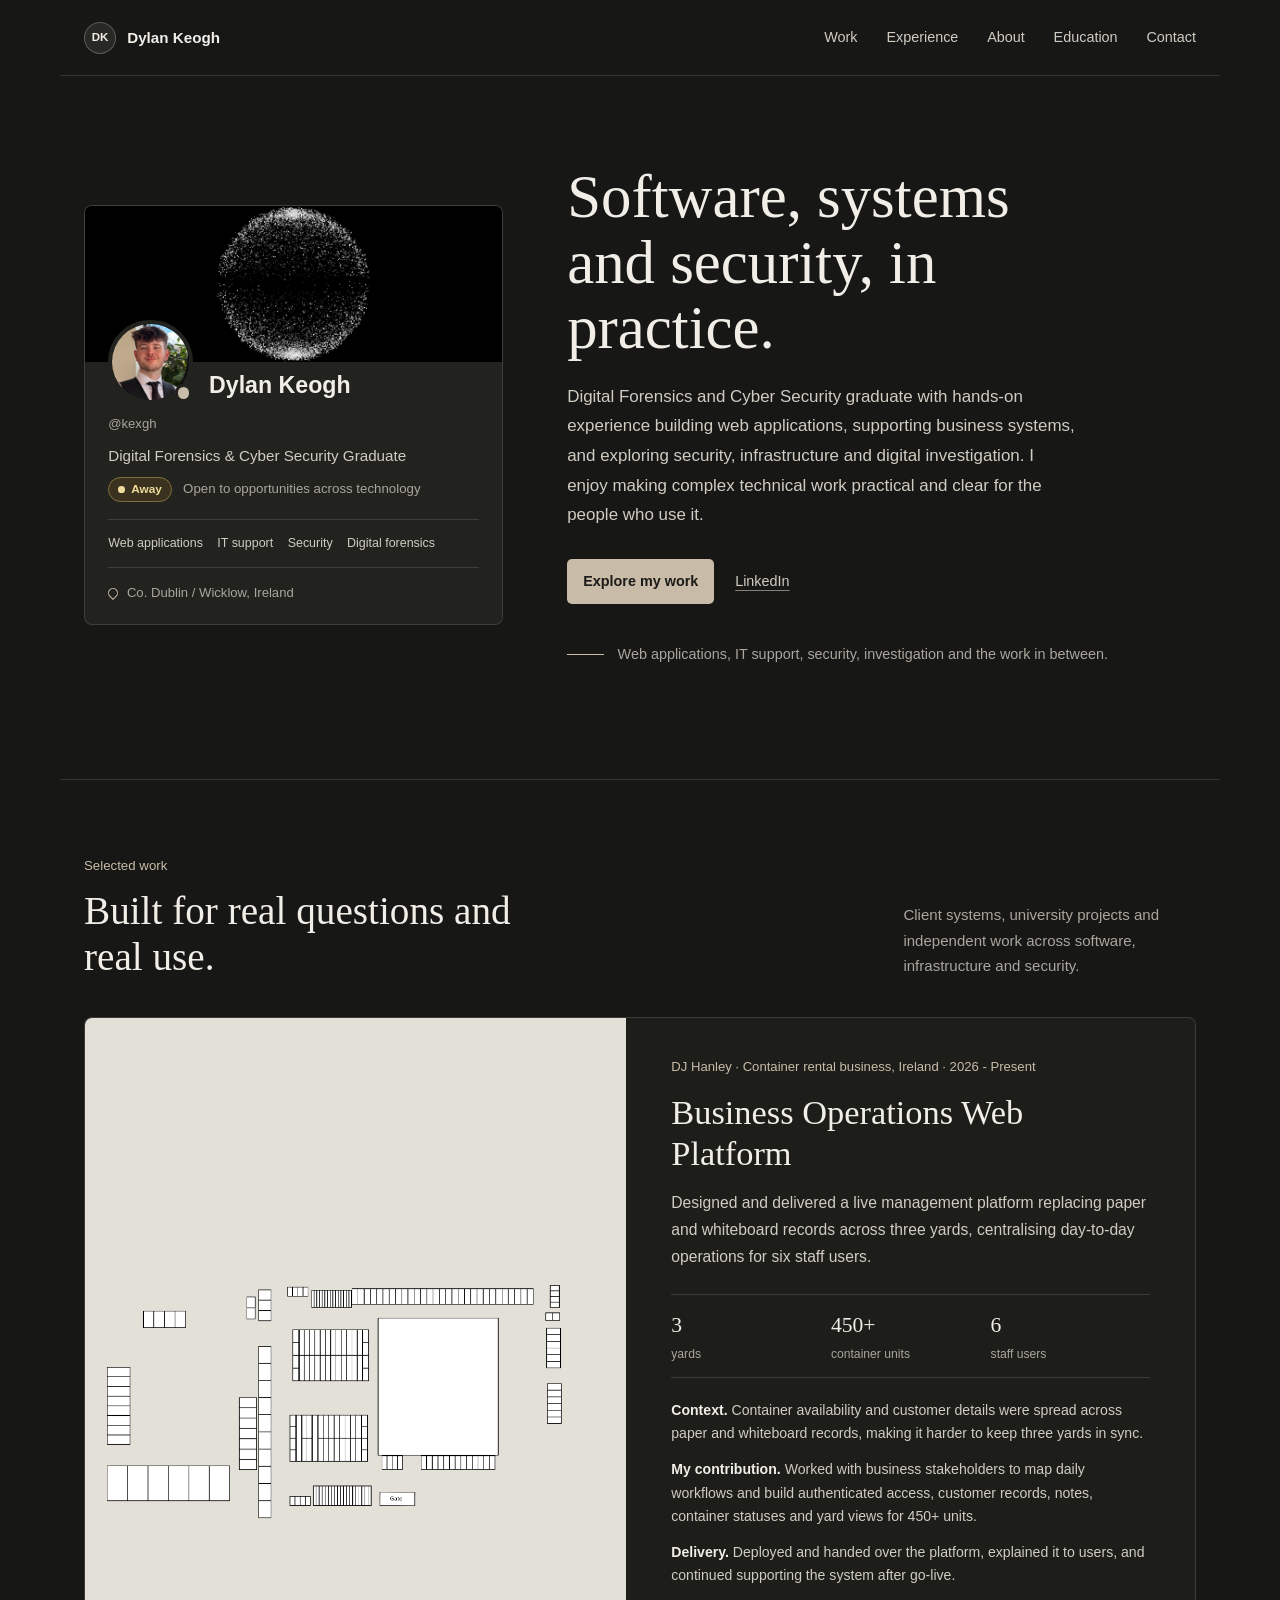
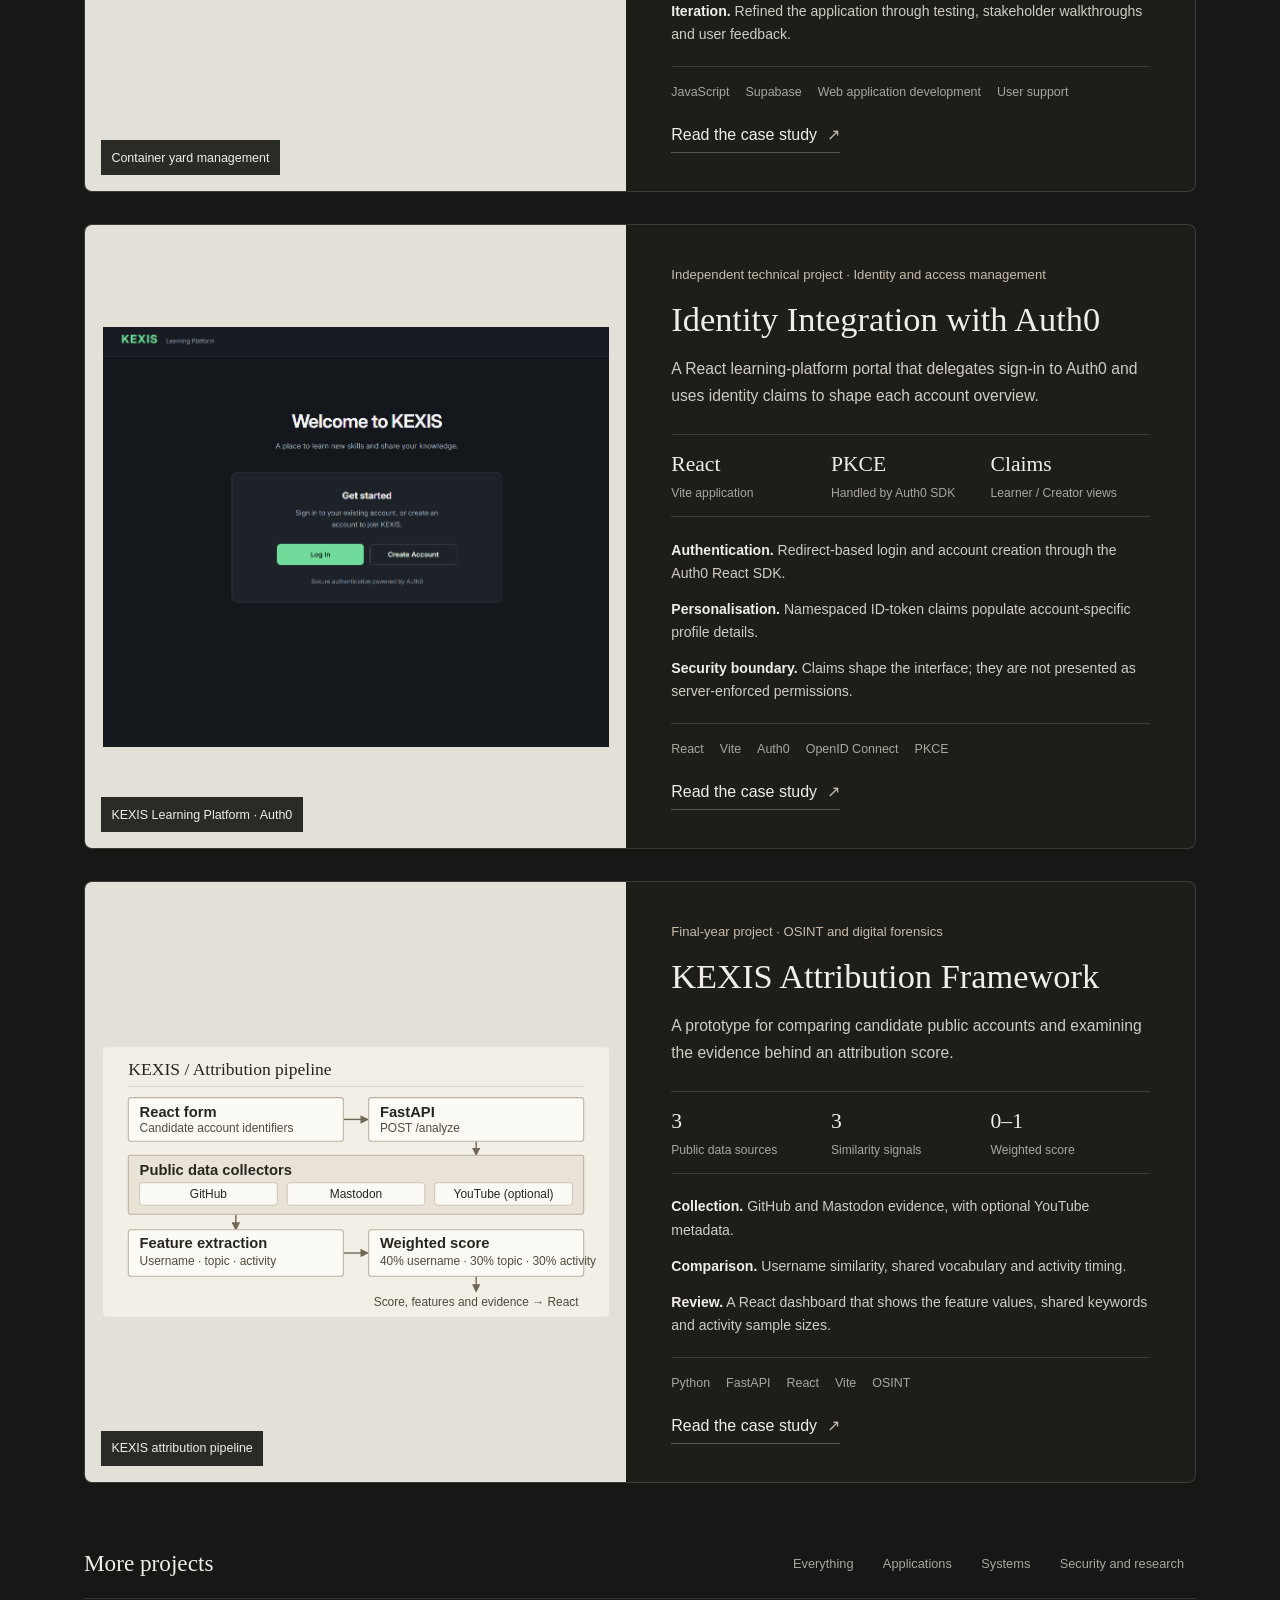
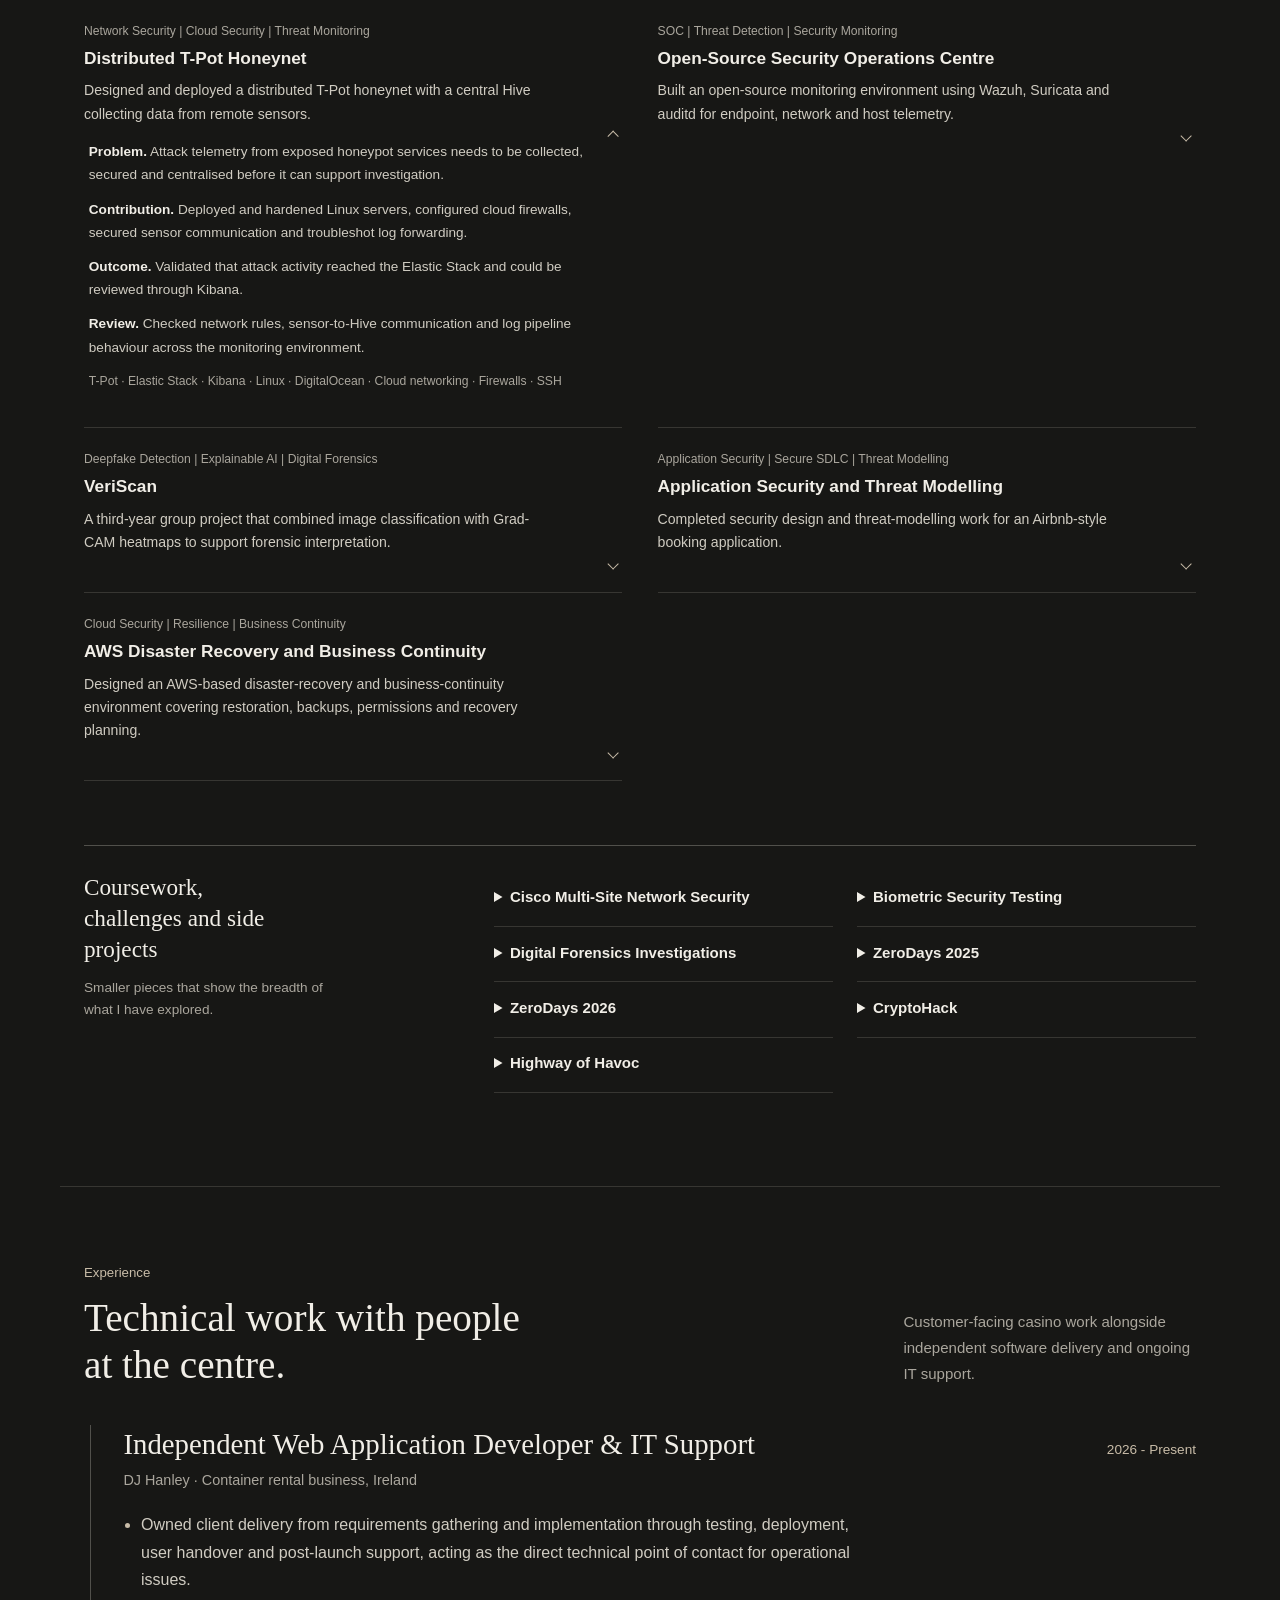
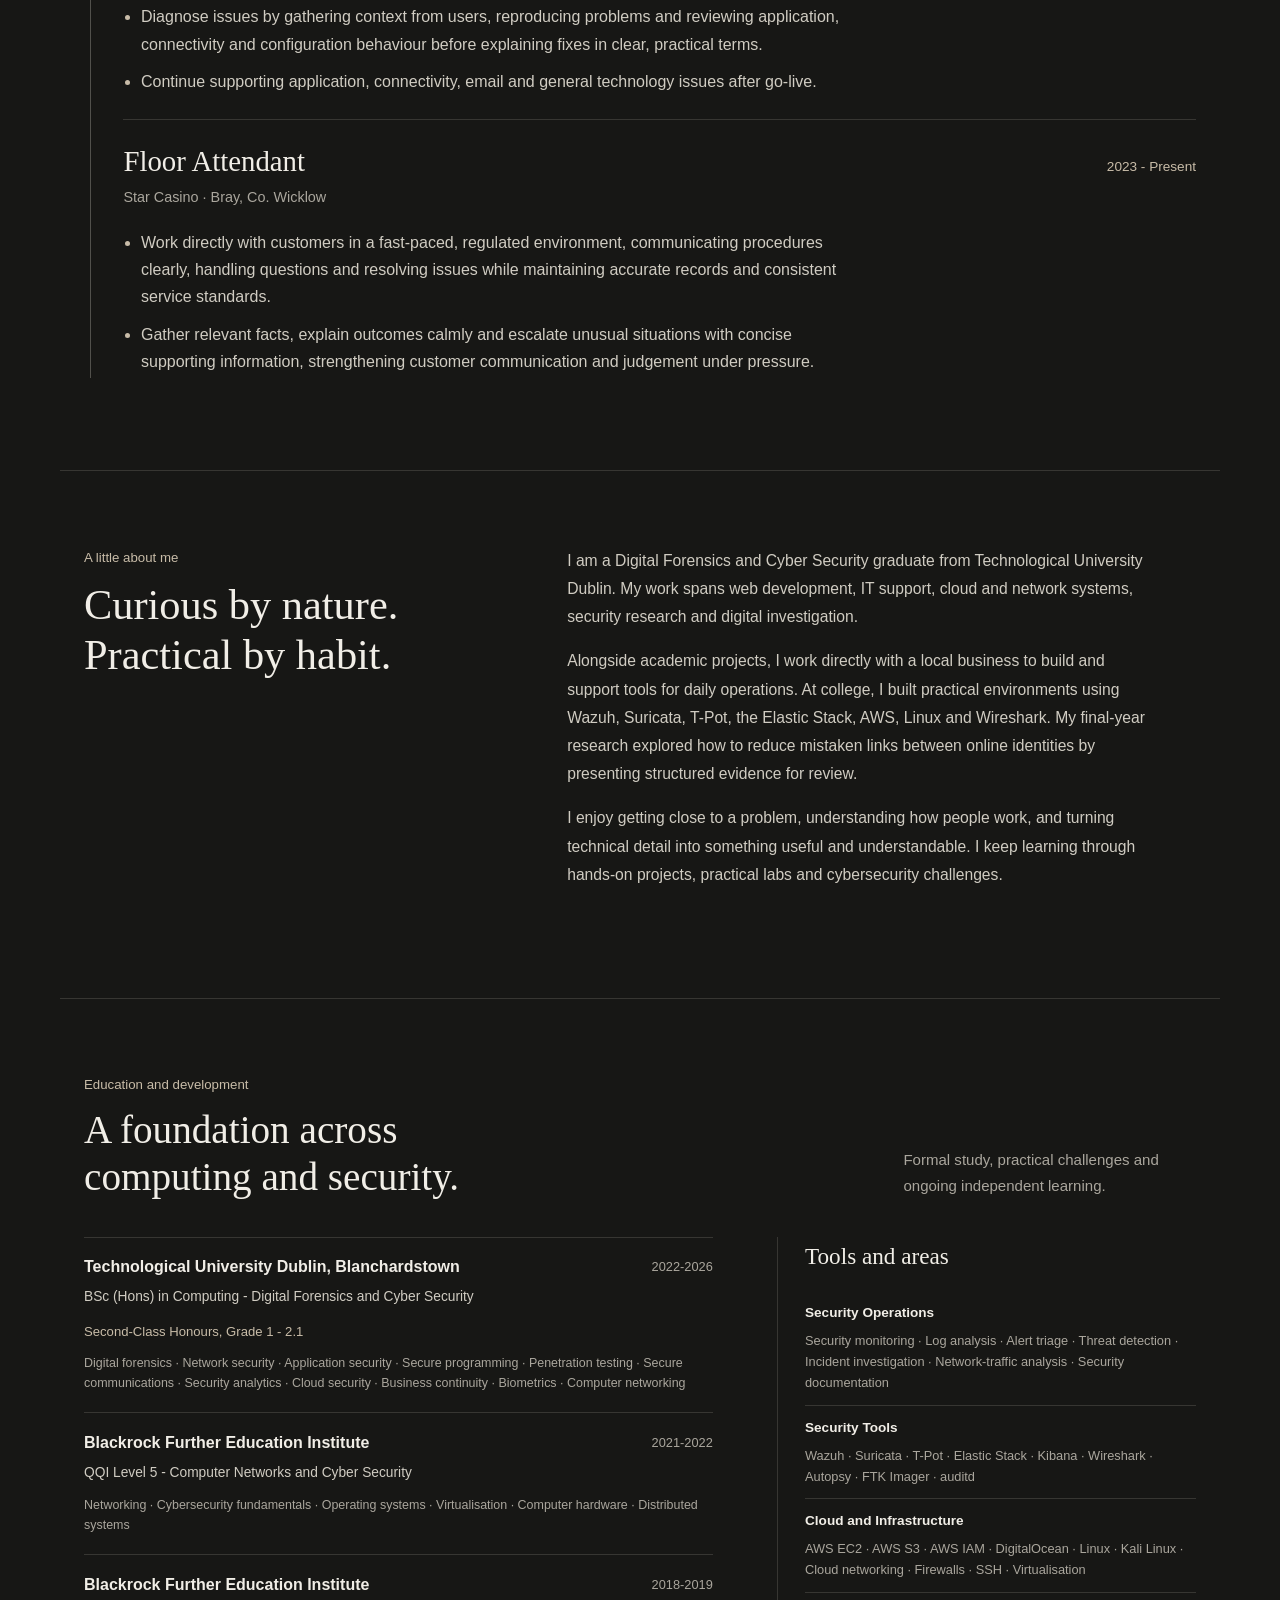
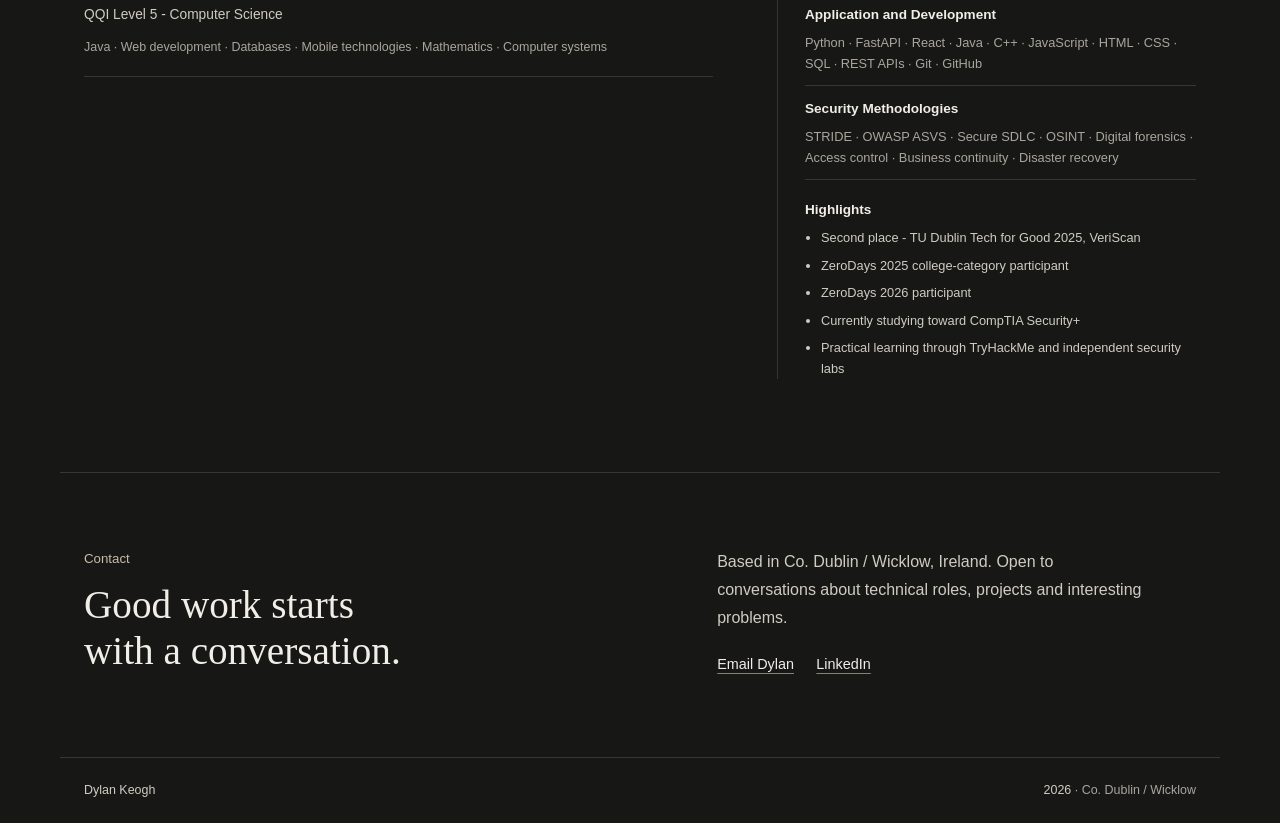
<file: index.html>
<!doctype html>
<html lang="en-IE">
  <head>
    <meta charset="utf-8">
    <meta name="viewport" content="width=device-width, initial-scale=1">
    <meta name="theme-color" content="#171715">
    <title>Dylan Keogh | Work and Projects</title>
    <meta name="description" content="Dylan Keogh's work across web applications, IT support, cybersecurity, systems and digital forensics.">
    <meta property="og:title" content="Dylan Keogh | Work and Projects">
    <meta property="og:description" content="Selected projects, client work, technical experience and study by Dylan Keogh.">
    <meta property="og:type" content="website">
    <link rel="icon" href="profile-photo.jpg" type="image/jpeg">
    <link rel="stylesheet" href="styles.css">
  </head>
  <body>
    <a class="skip-link" href="#main">Skip to content</a>
    <header class="site-header">
      <a class="wordmark" href="#home" aria-label="Dylan Keogh, home">
        <span class="wordmark-avatar">DK</span>
        <span>Dylan Keogh</span>
      </a>
      <button class="nav-toggle" type="button" aria-expanded="false" aria-controls="primary-nav" aria-label="Open navigation">
        <span></span><span></span>
      </button>
      <nav class="primary-nav" id="primary-nav" aria-label="Primary navigation">
        <a href="#work">Work</a>
        <a href="#experience">Experience</a>
        <a href="#about">About</a>
        <a href="#education">Education</a>
        <a href="#contact">Contact</a>
      </nav>
    </header>

    <main id="main">
      <section class="opening" id="home" aria-labelledby="page-title">
        <article class="profile-card" aria-label="Profile">
          <div class="profile-banner" id="profile-banner" role="img" aria-label="Animated profile banner"></div>
          <div class="profile-content">
            <div class="identity-row">
              <div class="avatar-wrap">
                <img id="profile-avatar" class="avatar" src="profile-photo.jpg" alt="Dylan Keogh">
                <span class="presence-dot" aria-hidden="true"></span>
              </div>
              <div class="identity-copy">
                <h2 id="profile-name">Dylan Keogh</h2>
              </div>
            </div>
            <p class="handle" id="profile-handle">@kexgh</p>
            <p class="profile-role" id="profile-role"></p>
            <div class="profile-state-row">
              <span class="presence-status is-away" id="presence-status" role="status" aria-live="polite">
                <span class="presence-status-dot" aria-hidden="true"></span>
                <span id="presence-label">Away</span>
              </span>
              <p class="profile-status" id="profile-status"></p>
            </div>
            <div class="profile-tags" id="profile-tags"></div>
            <div class="profile-location"><span class="location-mark" aria-hidden="true"></span><span id="profile-location"></span></div>
          </div>
        </article>

        <div class="opening-copy">
          <h1 id="page-title">Software, systems and security, in practice.</h1>
          <p class="opening-summary" id="profile-summary"></p>
          <div class="opening-actions">
            <a class="text-link primary-link" href="#work">Explore my work</a>
            <a class="text-link" id="linkedin-link" href="https://www.linkedin.com/in/dylankeogh/" target="_blank" rel="noreferrer">LinkedIn</a>
          </div>
          <div class="opening-note">
            <span class="note-rule" aria-hidden="true"></span>
            <p>Web applications, IT support, security, investigation and the work in between.</p>
          </div>
        </div>
      </section>

      <section class="work-section section-shell" id="work" aria-labelledby="work-title">
        <div class="section-intro">
          <div>
            <p class="section-kicker">Selected work</p>
            <h2 id="work-title">Built for real questions and real use.</h2>
          </div>
          <p class="section-deck">Client systems, university projects and independent work across software, infrastructure and security.</p>
        </div>

        <article class="client-feature" id="client-project" aria-labelledby="client-title">
          <div class="client-visual">
            <img src="warehouse.png" alt="A simplified overhead plan of a warehouse container yard" loading="lazy">
            <span class="visual-caption">Container yard management</span>
          </div>
          <div class="client-copy">
            <p class="project-meta" id="client-meta"></p>
            <h3 id="client-title"></h3>
            <p class="client-summary" id="client-summary"></p>
            <div class="client-facts" id="client-facts"></div>
            <div class="client-details" id="client-details"></div>
            <ul class="technology-list" id="client-technologies" aria-label="Technologies"></ul>
            <a class="case-study-link" href="case-study.html">Read the case study <span aria-hidden="true">&#8599;</span></a>
          </div>
        </article>

        <article class="client-feature auth0-feature" id="auth0-project" aria-labelledby="auth0-title">
          <div class="client-visual">
            <img src="auth0-login-screen.png" alt="KEXIS Learning Platform sign-in screen with Log In and Create Account options" loading="lazy">
            <span class="visual-caption">KEXIS Learning Platform · Auth0</span>
          </div>
          <div class="client-copy">
            <p class="project-meta">Independent technical project · Identity and access management</p>
            <h3 id="auth0-title">Identity Integration with Auth0</h3>
            <p class="client-summary">A React learning-platform portal that delegates sign-in to Auth0 and uses identity claims to shape each account overview.</p>
            <div class="client-facts" aria-label="Project details">
              <div class="client-fact"><strong>React</strong><span>Vite application</span></div>
              <div class="client-fact"><strong>PKCE</strong><span>Handled by Auth0 SDK</span></div>
              <div class="client-fact"><strong>Claims</strong><span>Learner / Creator views</span></div>
            </div>
            <div class="client-details">
              <p><strong>Authentication.</strong> Redirect-based login and account creation through the Auth0 React SDK.</p>
              <p><strong>Personalisation.</strong> Namespaced ID-token claims populate account-specific profile details.</p>
              <p><strong>Security boundary.</strong> Claims shape the interface; they are not presented as server-enforced permissions.</p>
            </div>
            <ul class="technology-list" aria-label="Technologies">
              <li>React</li><li>Vite</li><li>Auth0</li><li>OpenID Connect</li><li>PKCE</li>
            </ul>
            <a class="case-study-link" href="auth0-case-study.html">Read the case study <span aria-hidden="true">&#8599;</span></a>
          </div>
        </article>

        <article class="client-feature" id="kexis-project" aria-labelledby="kexis-title">
          <div class="client-visual">
            <img src="kexis-architecture.svg" alt="Diagram of the KEXIS pipeline from account identifiers through public data collection and weighted scoring" width="720" height="384" loading="lazy">
            <span class="visual-caption">KEXIS attribution pipeline</span>
          </div>
          <div class="client-copy">
            <p class="project-meta">Final-year project · OSINT and digital forensics</p>
            <h3 id="kexis-title">KEXIS Attribution Framework</h3>
            <p class="client-summary">A prototype for comparing candidate public accounts and examining the evidence behind an attribution score.</p>
            <div class="client-facts" aria-label="Project details">
              <div class="client-fact"><strong>3</strong><span>Public data sources</span></div>
              <div class="client-fact"><strong>3</strong><span>Similarity signals</span></div>
              <div class="client-fact"><strong>0–1</strong><span>Weighted score</span></div>
            </div>
            <div class="client-details">
              <p><strong>Collection.</strong> GitHub and Mastodon evidence, with optional YouTube metadata.</p>
              <p><strong>Comparison.</strong> Username similarity, shared vocabulary and activity timing.</p>
              <p><strong>Review.</strong> A React dashboard that shows the feature values, shared keywords and activity sample sizes.</p>
            </div>
            <ul class="technology-list" aria-label="Technologies">
              <li>Python</li><li>FastAPI</li><li>React</li><li>Vite</li><li>OSINT</li>
            </ul>
            <a class="case-study-link" href="kexis-case-study.html">Read the case study <span aria-hidden="true">&#8599;</span></a>
          </div>
        </article>

        <div class="project-toolbar">
          <h3>More projects</h3>
          <div class="work-filters" id="work-filters" role="group" aria-label="Filter projects">
            <button type="button" aria-pressed="true" data-filter="all">Everything</button>
            <button type="button" aria-pressed="false" data-filter="build">Applications</button>
            <button type="button" aria-pressed="false" data-filter="systems">Systems</button>
            <button type="button" aria-pressed="false" data-filter="research">Security and research</button>
          </div>
        </div>
        <div class="project-list" id="project-list"></div>

        <div class="additional-work">
          <div class="additional-heading">
            <h3>Coursework, challenges and side projects</h3>
            <p>Smaller pieces that show the breadth of what I have explored.</p>
          </div>
          <div class="additional-list" id="additional-list"></div>
        </div>
      </section>

      <section class="experience-section section-shell" id="experience" aria-labelledby="experience-title">
        <div class="section-intro">
          <div>
            <p class="section-kicker">Experience</p>
            <h2 id="experience-title">Technical work with people at the centre.</h2>
          </div>
          <p class="section-deck">Customer-facing casino work alongside independent software delivery and ongoing IT support.</p>
        </div>
        <div class="experience-entry" id="experience-entry"></div>
      </section>

      <section class="about-section section-shell" id="about" aria-labelledby="about-title">
        <div class="about-heading">
          <p class="section-kicker">A little about me</p>
          <h2 id="about-title">Curious by nature.<br>Practical by habit.</h2>
        </div>
        <div class="about-copy" id="about-copy"></div>
      </section>

      <section class="education-section section-shell" id="education" aria-labelledby="education-title">
        <div class="section-intro">
          <div>
            <p class="section-kicker">Education and development</p>
            <h2 id="education-title">A foundation across computing and security.</h2>
          </div>
          <p class="section-deck">Formal study, practical challenges and ongoing independent learning.</p>
        </div>
        <div class="education-layout">
          <div class="education-list" id="education-list"></div>
          <aside class="skills-panel" aria-labelledby="skills-title">
            <h3 id="skills-title">Tools and areas</h3>
            <div id="skills-list"></div>
            <div class="achievement-block">
              <h4>Highlights</h4>
              <ul id="achievement-list"></ul>
            </div>
          </aside>
        </div>
      </section>

      <section class="contact-section section-shell" id="contact" aria-labelledby="contact-title">
        <div>
          <p class="section-kicker">Contact</p>
          <h2 id="contact-title">Good work starts with a conversation.</h2>
        </div>
        <div class="contact-content">
          <p>Based in Co. Dublin / Wicklow, Ireland. Open to conversations about technical roles, projects and interesting problems.</p>
          <div class="contact-links" id="contact-links"></div>
        </div>
      </section>
    </main>

    <footer class="site-footer">
      <span>Dylan Keogh</span>
      <span><span id="year"></span> · Co. Dublin / Wicklow</span>
    </footer>
    <script src="site-data.js"></script>
    <script src="script.js"></script>
  </body>
</html>
</file>
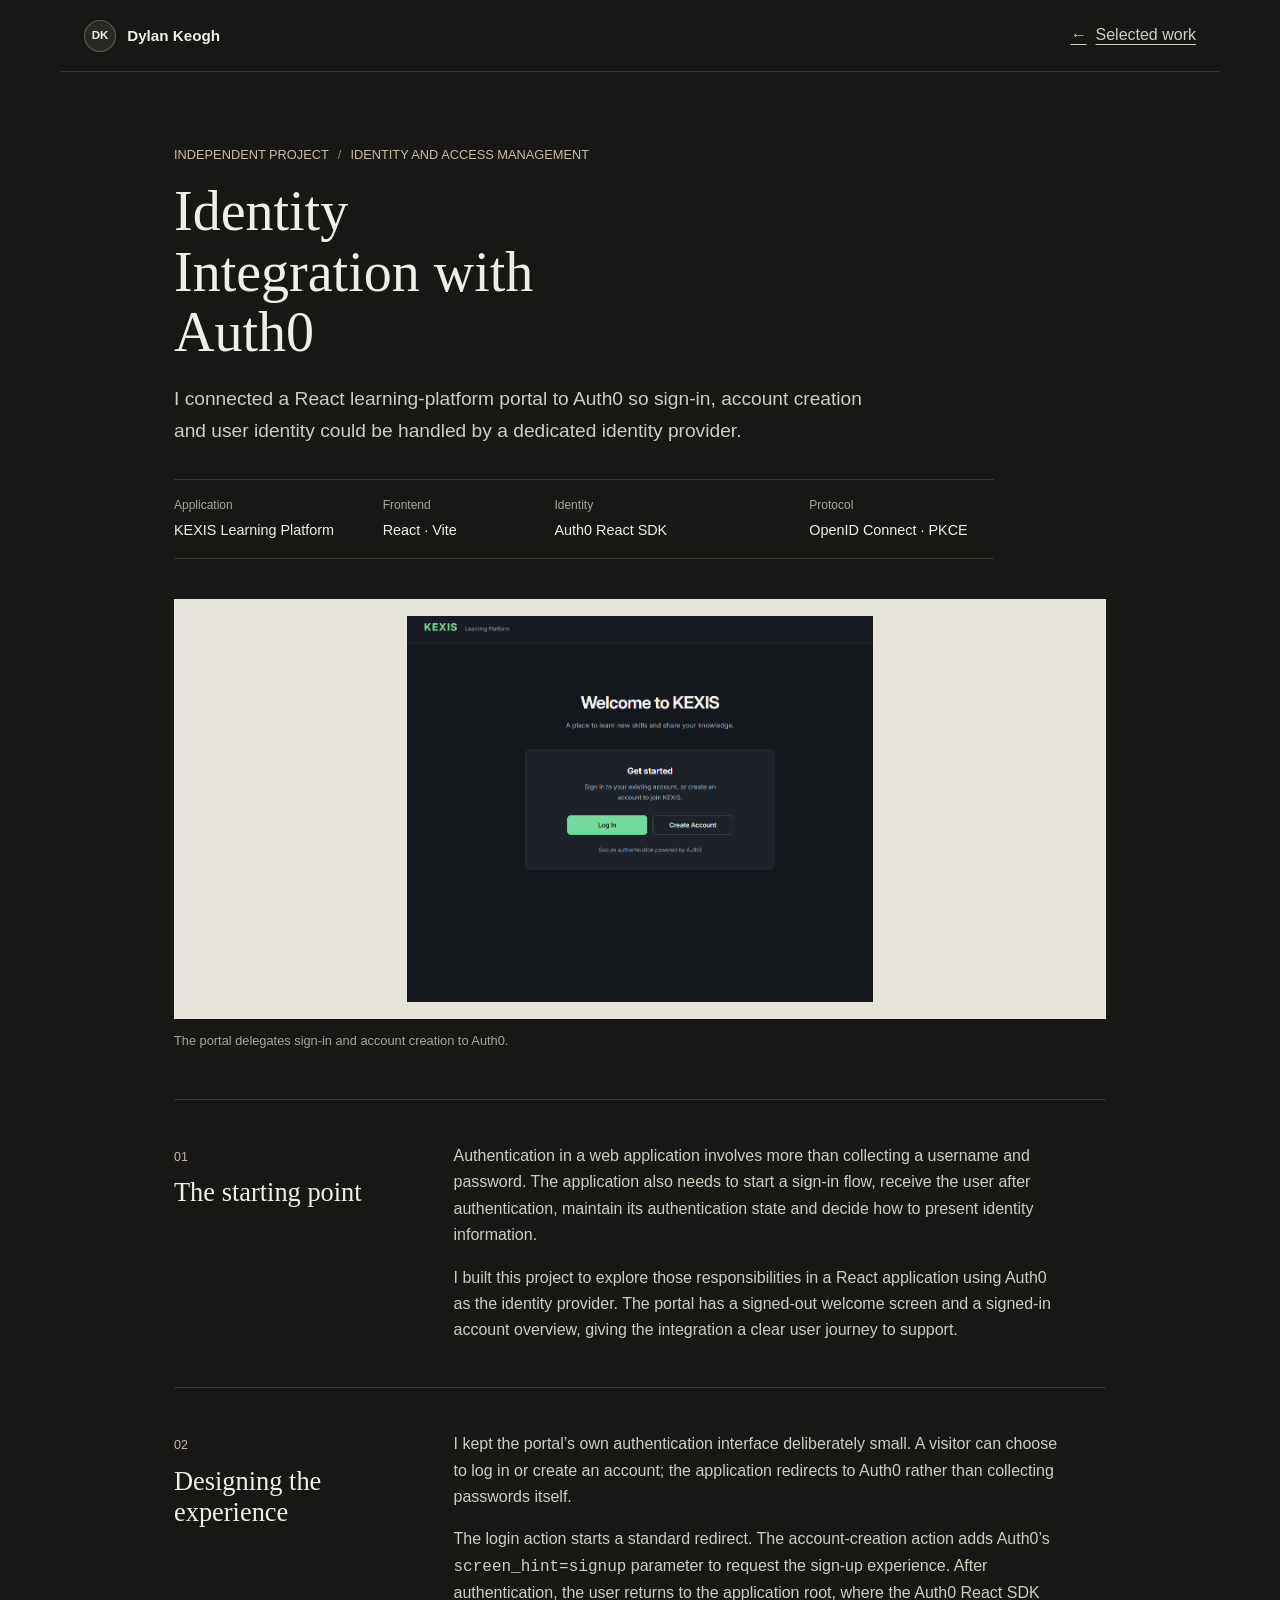
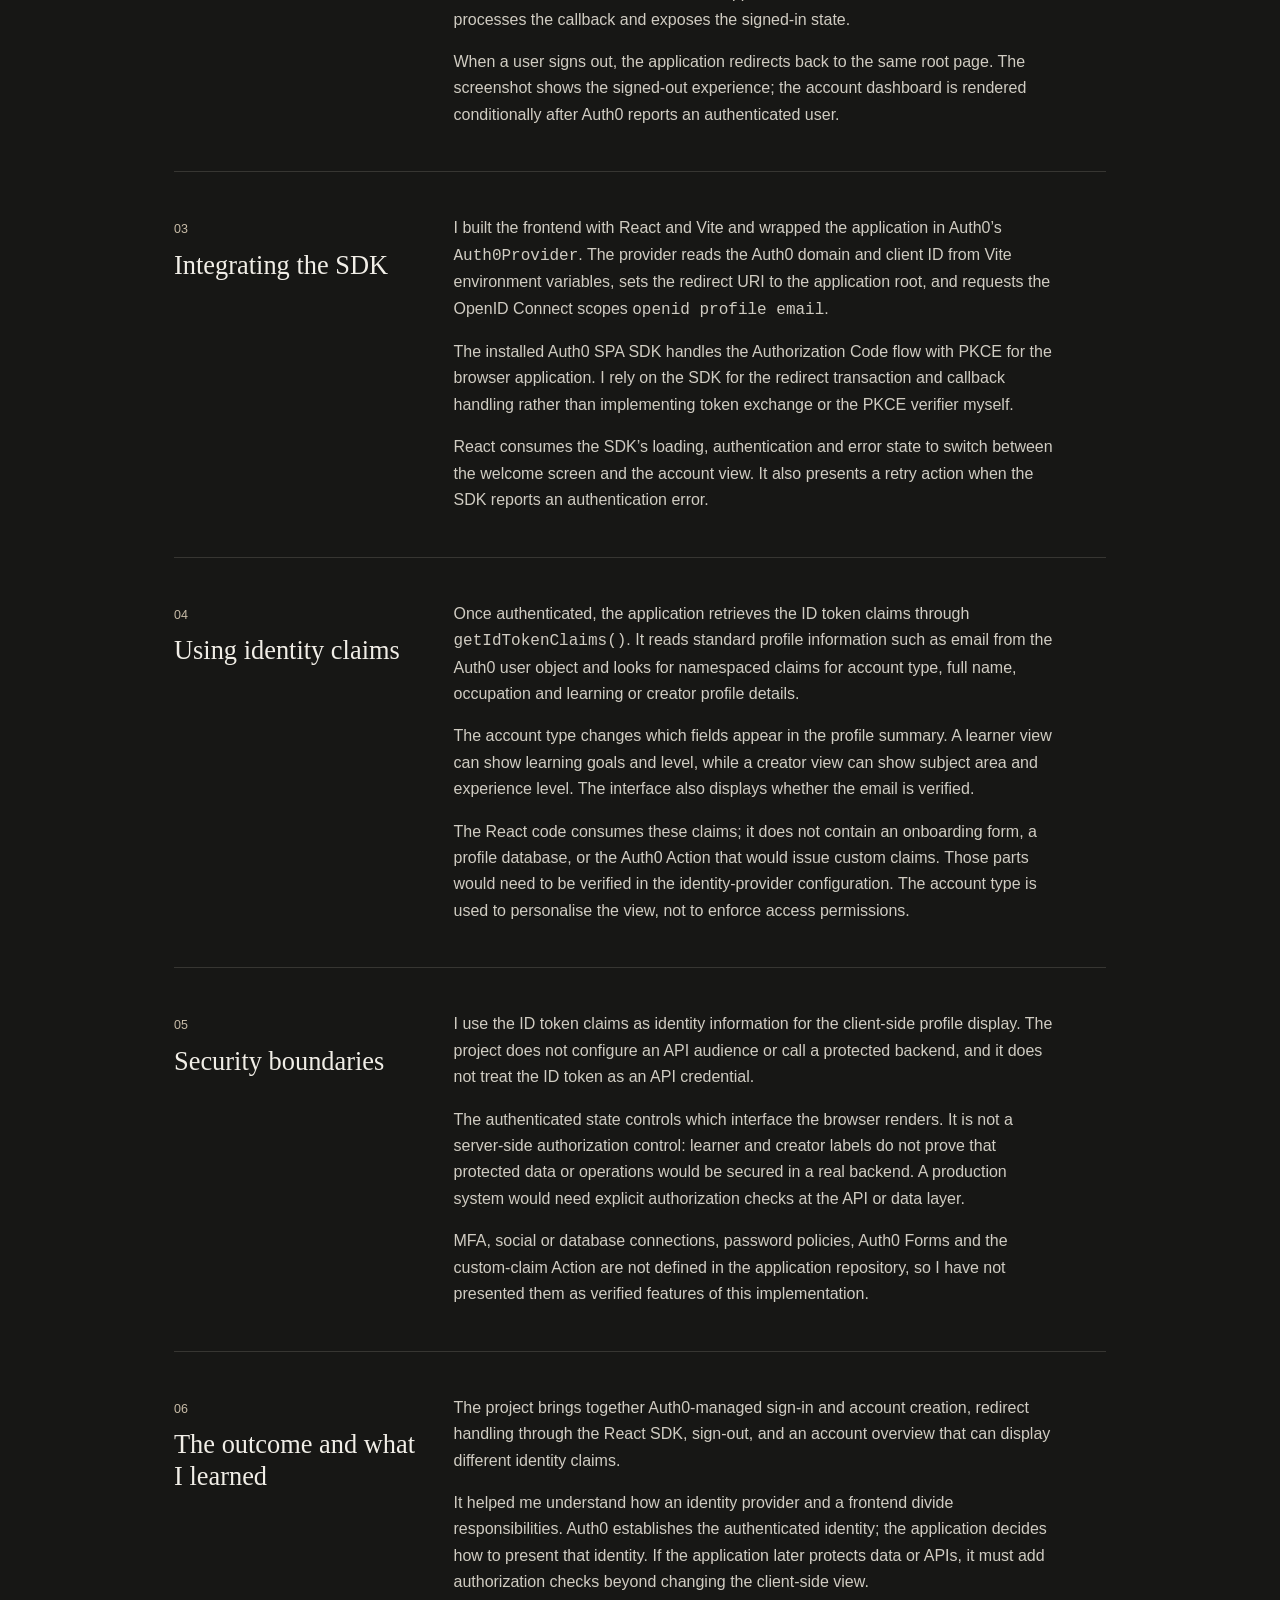
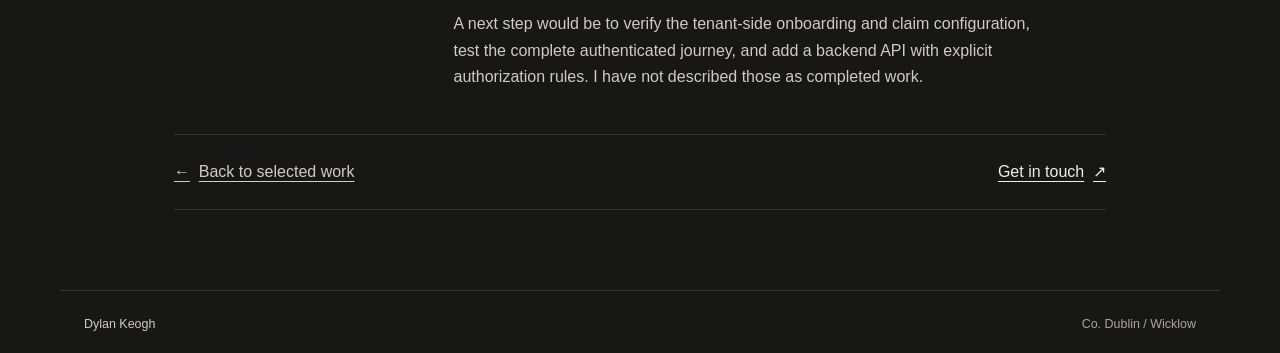
<file: auth0-case-study.html>
<!doctype html>
<html lang="en-IE">
  <head>
    <meta charset="utf-8">
    <meta name="viewport" content="width=device-width, initial-scale=1">
    <meta name="theme-color" content="#171715">
    <title>Identity Integration with Auth0 | Dylan Keogh</title>
    <meta name="description" content="A React learning-platform portal exploring Auth0 authentication, PKCE and identity claims.">
    <meta property="og:title" content="Identity Integration with Auth0 | Dylan Keogh">
    <meta property="og:description" content="How I integrated Auth0 into a React learning-platform portal and used identity claims to personalise the account view.">
    <meta property="og:type" content="article">
    <link rel="icon" href="profile-photo.jpg" type="image/jpeg">
    <link rel="stylesheet" href="styles.css">
    <link rel="stylesheet" href="case-study.css">
  </head>
  <body class="case-study-page">
    <a class="skip-link" href="#main">Skip to content</a>
    <header class="site-header case-header">
      <a class="wordmark" href="index.html" aria-label="Dylan Keogh, home">
        <span class="wordmark-avatar">DK</span>
        <span>Dylan Keogh</span>
      </a>
      <a class="case-back-link" href="index.html#work"><span aria-hidden="true">&#8592;</span> Selected work</a>
    </header>

    <main class="case-main" id="main">
      <article>
        <header class="case-hero">
          <p class="case-kicker">Independent project <span aria-hidden="true">/</span> Identity and access management</p>
          <h1>Identity Integration with Auth0</h1>
          <p class="case-lede">I connected a React learning-platform portal to Auth0 so sign-in, account creation and user identity could be handled by a dedicated identity provider.</p>
          <dl class="case-facts" aria-label="Project details">
            <div><dt>Application</dt><dd>KEXIS Learning Platform</dd></div>
            <div><dt>Frontend</dt><dd>React · Vite</dd></div>
            <div><dt>Identity</dt><dd>Auth0 React SDK</dd></div>
            <div><dt>Protocol</dt><dd>OpenID Connect · PKCE</dd></div>
          </dl>
        </header>

        <figure class="case-figure auth0-case-figure">
          <img src="auth0-login-screen.png" alt="KEXIS Learning Platform welcome screen offering Log In and Create Account through Auth0">
          <figcaption>The portal delegates sign-in and account creation to Auth0.</figcaption>
        </figure>

        <div class="case-content">
          <section class="case-section" id="starting-point">
            <div class="case-section-label"><span>01</span><h2>The starting point</h2></div>
            <div class="case-section-copy">
              <p>Authentication in a web application involves more than collecting a username and password. The application also needs to start a sign-in flow, receive the user after authentication, maintain its authentication state and decide how to present identity information.</p>
              <p>I built this project to explore those responsibilities in a React application using Auth0 as the identity provider. The portal has a signed-out welcome screen and a signed-in account overview, giving the integration a clear user journey to support.</p>
            </div>
          </section>

          <section class="case-section" id="experience">
            <div class="case-section-label"><span>02</span><h2>Designing the experience</h2></div>
            <div class="case-section-copy">
              <p>I kept the portal’s own authentication interface deliberately small. A visitor can choose to log in or create an account; the application redirects to Auth0 rather than collecting passwords itself.</p>
              <p>The login action starts a standard redirect. The account-creation action adds Auth0’s <code>screen_hint=signup</code> parameter to request the sign-up experience. After authentication, the user returns to the application root, where the Auth0 React SDK processes the callback and exposes the signed-in state.</p>
              <p>When a user signs out, the application redirects back to the same root page. The screenshot shows the signed-out experience; the account dashboard is rendered conditionally after Auth0 reports an authenticated user.</p>
            </div>
          </section>

          <section class="case-section" id="integration">
            <div class="case-section-label"><span>03</span><h2>Integrating the SDK</h2></div>
            <div class="case-section-copy">
              <p>I built the frontend with React and Vite and wrapped the application in Auth0’s <code>Auth0Provider</code>. The provider reads the Auth0 domain and client ID from Vite environment variables, sets the redirect URI to the application root, and requests the OpenID Connect scopes <code>openid profile email</code>.</p>
              <p>The installed Auth0 SPA SDK handles the Authorization Code flow with PKCE for the browser application. I rely on the SDK for the redirect transaction and callback handling rather than implementing token exchange or the PKCE verifier myself.</p>
              <p>React consumes the SDK’s loading, authentication and error state to switch between the welcome screen and the account view. It also presents a retry action when the SDK reports an authentication error.</p>
            </div>
          </section>

          <section class="case-section" id="identity-claims">
            <div class="case-section-label"><span>04</span><h2>Using identity claims</h2></div>
            <div class="case-section-copy">
              <p>Once authenticated, the application retrieves the ID token claims through <code>getIdTokenClaims()</code>. It reads standard profile information such as email from the Auth0 user object and looks for namespaced claims for account type, full name, occupation and learning or creator profile details.</p>
              <p>The account type changes which fields appear in the profile summary. A learner view can show learning goals and level, while a creator view can show subject area and experience level. The interface also displays whether the email is verified.</p>
              <p>The React code consumes these claims; it does not contain an onboarding form, a profile database, or the Auth0 Action that would issue custom claims. Those parts would need to be verified in the identity-provider configuration. The account type is used to personalise the view, not to enforce access permissions.</p>
            </div>
          </section>

          <section class="case-section" id="security-boundaries">
            <div class="case-section-label"><span>05</span><h2>Security boundaries</h2></div>
            <div class="case-section-copy">
              <p>I use the ID token claims as identity information for the client-side profile display. The project does not configure an API audience or call a protected backend, and it does not treat the ID token as an API credential.</p>
              <p>The authenticated state controls which interface the browser renders. It is not a server-side authorization control: learner and creator labels do not prove that protected data or operations would be secured in a real backend. A production system would need explicit authorization checks at the API or data layer.</p>
              <p>MFA, social or database connections, password policies, Auth0 Forms and the custom-claim Action are not defined in the application repository, so I have not presented them as verified features of this implementation.</p>
            </div>
          </section>

          <section class="case-section" id="outcome">
            <div class="case-section-label"><span>06</span><h2>The outcome and what I learned</h2></div>
            <div class="case-section-copy">
              <p>The project brings together Auth0-managed sign-in and account creation, redirect handling through the React SDK, sign-out, and an account overview that can display different identity claims.</p>
              <p>It helped me understand how an identity provider and a frontend divide responsibilities. Auth0 establishes the authenticated identity; the application decides how to present that identity. If the application later protects data or APIs, it must add authorization checks beyond changing the client-side view.</p>
              <p>A next step would be to verify the tenant-side onboarding and claim configuration, test the complete authenticated journey, and add a backend API with explicit authorization rules. I have not described those as completed work.</p>
            </div>
          </section>
        </div>

        <footer class="case-end">
          <a class="case-back-link" href="index.html#work"><span aria-hidden="true">&#8592;</span> Back to selected work</a>
          <a class="case-contact-link" href="index.html#contact">Get in touch <span aria-hidden="true">&#8599;</span></a>
        </footer>
      </article>
    </main>

    <footer class="site-footer">
      <span>Dylan Keogh</span>
      <span>Co. Dublin / Wicklow</span>
    </footer>
  </body>
</html>
</file>
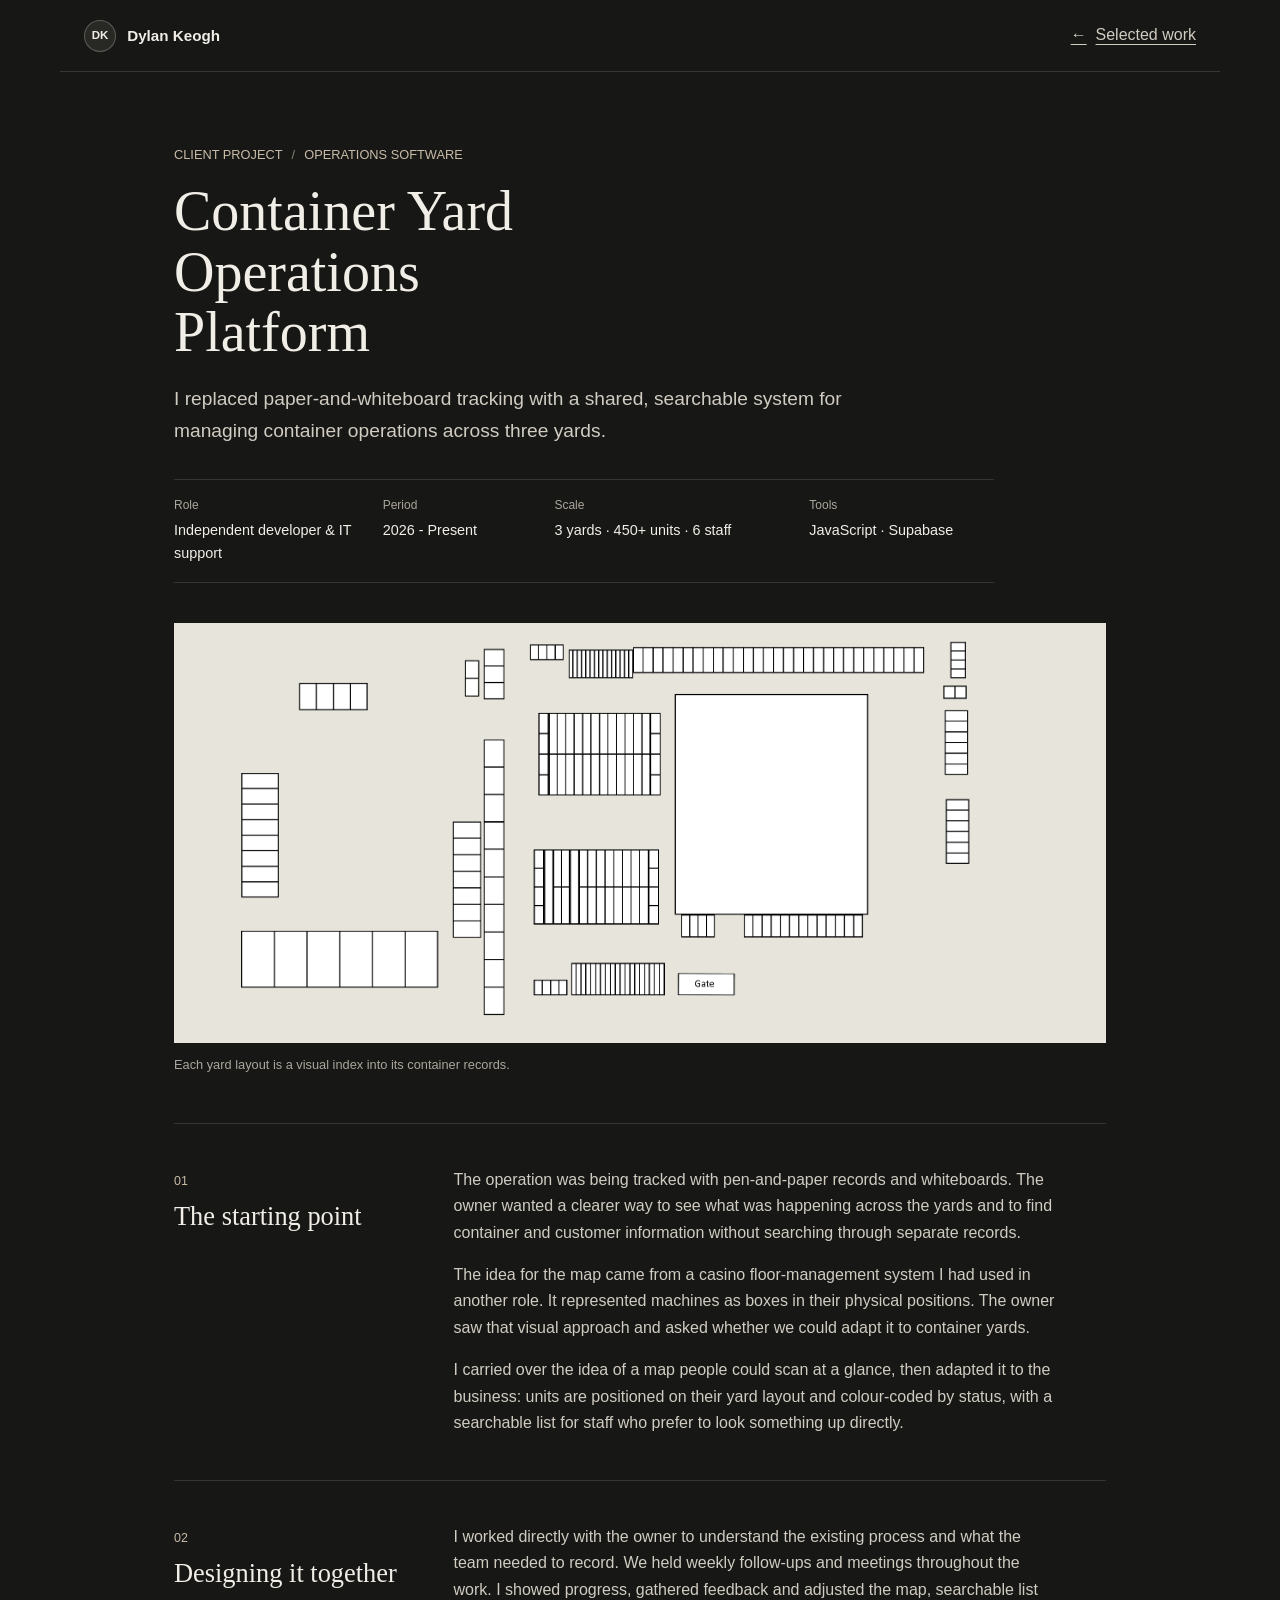
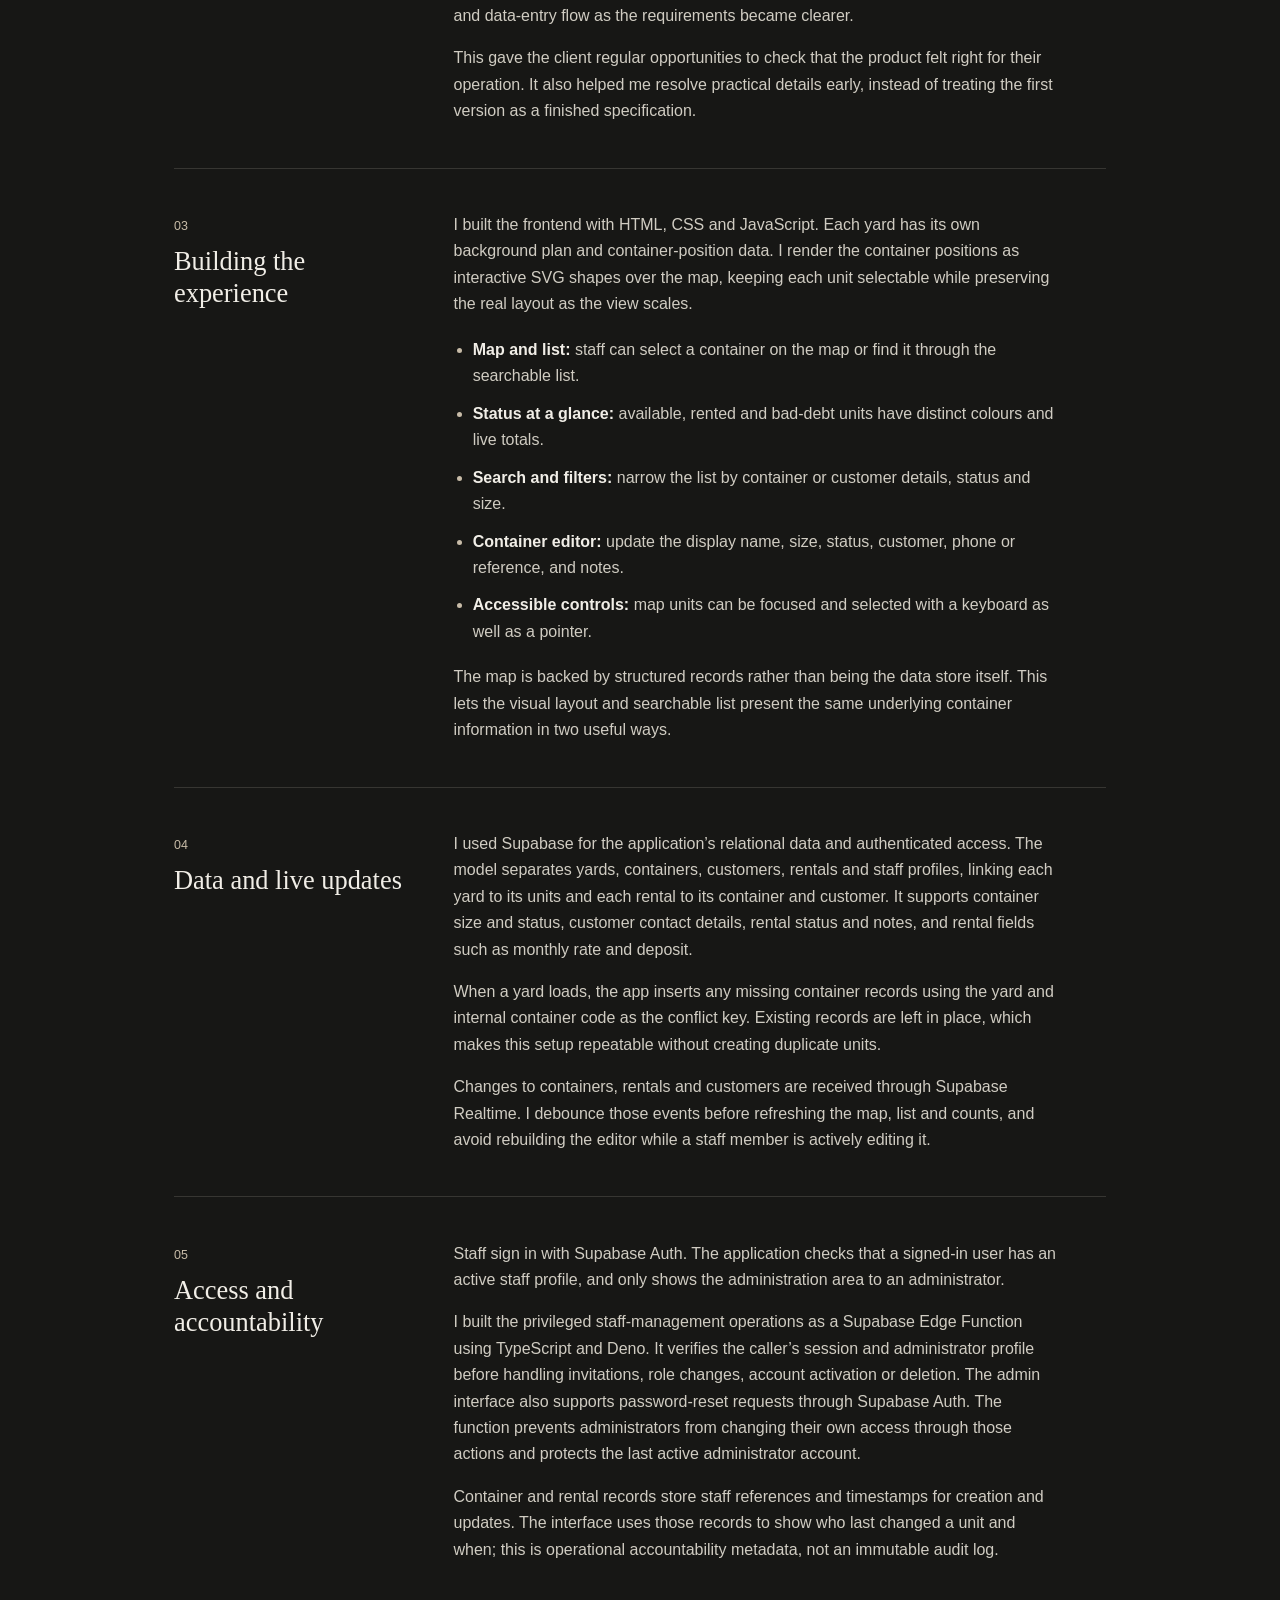
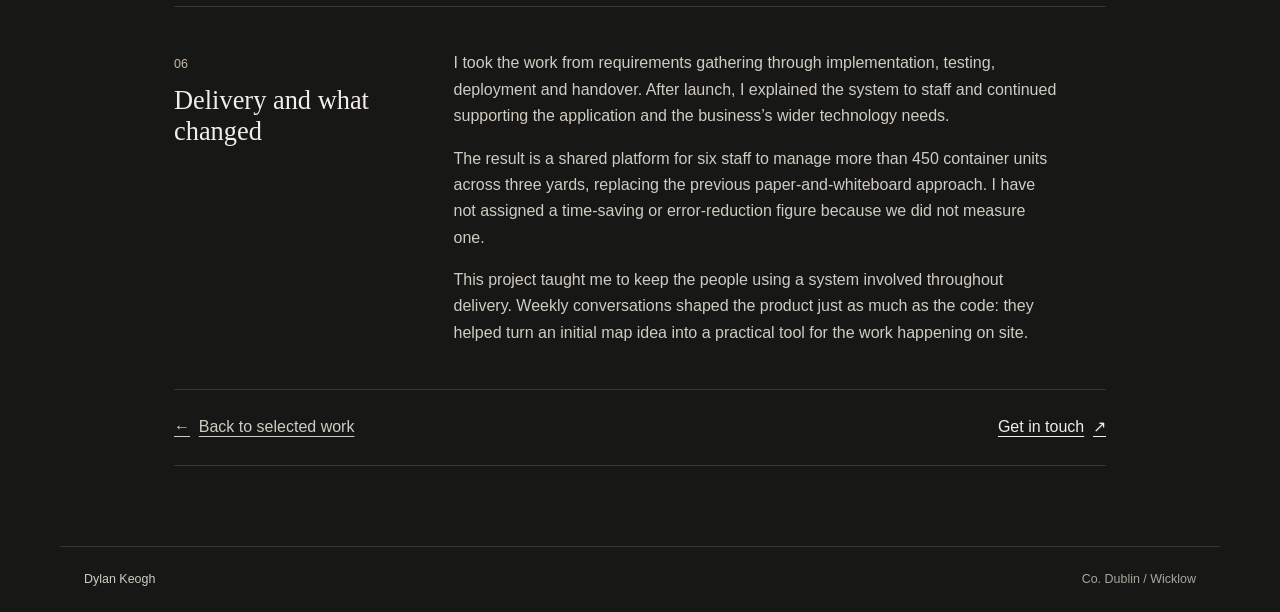
<file: case-study.html>
<!doctype html>
<html lang="en-IE">
  <head>
    <meta charset="utf-8">
    <meta name="viewport" content="width=device-width, initial-scale=1">
    <meta name="theme-color" content="#171715">
    <title>Container Yard Operations Platform | Dylan Keogh</title>
    <meta name="description" content="How I designed and delivered a searchable container operations platform for three yards, working closely with the people who use it.">
    <meta property="og:title" content="Container Yard Operations Platform | Dylan Keogh">
    <meta property="og:description" content="A client case study in workflow discovery, interactive yard maps, Supabase and ongoing support.">
    <meta property="og:type" content="article">
    <link rel="icon" href="profile-photo.jpg" type="image/jpeg">
    <link rel="stylesheet" href="styles.css">
    <link rel="stylesheet" href="case-study.css">
  </head>
  <body class="case-study-page">
    <a class="skip-link" href="#main">Skip to content</a>
    <header class="site-header case-header">
      <a class="wordmark" href="index.html" aria-label="Dylan Keogh, home">
        <span class="wordmark-avatar">DK</span>
        <span>Dylan Keogh</span>
      </a>
      <a class="case-back-link" href="index.html#work"><span aria-hidden="true">&#8592;</span> Selected work</a>
    </header>

    <main class="case-main" id="main">
      <article>
        <header class="case-hero">
          <p class="case-kicker">Client project <span aria-hidden="true">/</span> Operations software</p>
          <h1>Container Yard Operations Platform</h1>
          <p class="case-lede">I replaced paper-and-whiteboard tracking with a shared, searchable system for managing container operations across three yards.</p>
          <dl class="case-facts" aria-label="Project details">
            <div><dt>Role</dt><dd>Independent developer &amp; IT support</dd></div>
            <div><dt>Period</dt><dd>2026 - Present</dd></div>
            <div><dt>Scale</dt><dd>3 yards · 450+ units · 6 staff</dd></div>
            <div><dt>Tools</dt><dd>JavaScript · Supabase</dd></div>
          </dl>
        </header>

        <figure class="case-figure">
          <img src="warehouse.png" alt="Overhead container-yard plan used as the base for the interactive map">
          <figcaption>Each yard layout is a visual index into its container records.</figcaption>
        </figure>

        <div class="case-content">
          <section class="case-section" id="starting-point">
            <div class="case-section-label"><span>01</span><h2>The starting point</h2></div>
            <div class="case-section-copy">
              <p>The operation was being tracked with pen-and-paper records and whiteboards. The owner wanted a clearer way to see what was happening across the yards and to find container and customer information without searching through separate records.</p>
              <p>The idea for the map came from a casino floor-management system I had used in another role. It represented machines as boxes in their physical positions. The owner saw that visual approach and asked whether we could adapt it to container yards.</p>
              <p>I carried over the idea of a map people could scan at a glance, then adapted it to the business: units are positioned on their yard layout and colour-coded by status, with a searchable list for staff who prefer to look something up directly.</p>
            </div>
          </section>

          <section class="case-section" id="working-together">
            <div class="case-section-label"><span>02</span><h2>Designing it together</h2></div>
            <div class="case-section-copy">
              <p>I worked directly with the owner to understand the existing process and what the team needed to record. We held weekly follow-ups and meetings throughout the work. I showed progress, gathered feedback and adjusted the map, searchable list and data-entry flow as the requirements became clearer.</p>
              <p>This gave the client regular opportunities to check that the product felt right for their operation. It also helped me resolve practical details early, instead of treating the first version as a finished specification.</p>
            </div>
          </section>

          <section class="case-section" id="experience">
            <div class="case-section-label"><span>03</span><h2>Building the experience</h2></div>
            <div class="case-section-copy">
              <p>I built the frontend with HTML, CSS and JavaScript. Each yard has its own background plan and container-position data. I render the container positions as interactive SVG shapes over the map, keeping each unit selectable while preserving the real layout as the view scales.</p>
              <ul class="case-list">
                <li><strong>Map and list:</strong> staff can select a container on the map or find it through the searchable list.</li>
                <li><strong>Status at a glance:</strong> available, rented and bad-debt units have distinct colours and live totals.</li>
                <li><strong>Search and filters:</strong> narrow the list by container or customer details, status and size.</li>
                <li><strong>Container editor:</strong> update the display name, size, status, customer, phone or reference, and notes.</li>
                <li><strong>Accessible controls:</strong> map units can be focused and selected with a keyboard as well as a pointer.</li>
              </ul>
              <p>The map is backed by structured records rather than being the data store itself. This lets the visual layout and searchable list present the same underlying container information in two useful ways.</p>
            </div>
          </section>

          <section class="case-section" id="technical-design">
            <div class="case-section-label"><span>04</span><h2>Data and live updates</h2></div>
            <div class="case-section-copy">
              <p>I used Supabase for the application’s relational data and authenticated access. The model separates yards, containers, customers, rentals and staff profiles, linking each yard to its units and each rental to its container and customer. It supports container size and status, customer contact details, rental status and notes, and rental fields such as monthly rate and deposit.</p>
              <p>When a yard loads, the app inserts any missing container records using the yard and internal container code as the conflict key. Existing records are left in place, which makes this setup repeatable without creating duplicate units.</p>
              <p>Changes to containers, rentals and customers are received through Supabase Realtime. I debounce those events before refreshing the map, list and counts, and avoid rebuilding the editor while a staff member is actively editing it.</p>
            </div>
          </section>

          <section class="case-section" id="access-and-accountability">
            <div class="case-section-label"><span>05</span><h2>Access and accountability</h2></div>
            <div class="case-section-copy">
              <p>Staff sign in with Supabase Auth. The application checks that a signed-in user has an active staff profile, and only shows the administration area to an administrator.</p>
              <p>I built the privileged staff-management operations as a Supabase Edge Function using TypeScript and Deno. It verifies the caller’s session and administrator profile before handling invitations, role changes, account activation or deletion. The admin interface also supports password-reset requests through Supabase Auth. The function prevents administrators from changing their own access through those actions and protects the last active administrator account.</p>
              <p>Container and rental records store staff references and timestamps for creation and updates. The interface uses those records to show who last changed a unit and when; this is operational accountability metadata, not an immutable audit log.</p>
            </div>
          </section>

          <section class="case-section" id="delivery">
            <div class="case-section-label"><span>06</span><h2>Delivery and what changed</h2></div>
            <div class="case-section-copy">
              <p>I took the work from requirements gathering through implementation, testing, deployment and handover. After launch, I explained the system to staff and continued supporting the application and the business’s wider technology needs.</p>
              <p>The result is a shared platform for six staff to manage more than 450 container units across three yards, replacing the previous paper-and-whiteboard approach. I have not assigned a time-saving or error-reduction figure because we did not measure one.</p>
              <p>This project taught me to keep the people using a system involved throughout delivery. Weekly conversations shaped the product just as much as the code: they helped turn an initial map idea into a practical tool for the work happening on site.</p>
            </div>
          </section>
        </div>

        <footer class="case-end">
          <a class="case-back-link" href="index.html#work"><span aria-hidden="true">&#8592;</span> Back to selected work</a>
          <a class="case-contact-link" href="index.html#contact">Get in touch <span aria-hidden="true">&#8599;</span></a>
        </footer>
      </article>
    </main>

    <footer class="site-footer">
      <span>Dylan Keogh</span>
      <span>Co. Dublin / Wicklow</span>
    </footer>
  </body>
</html>
</file>
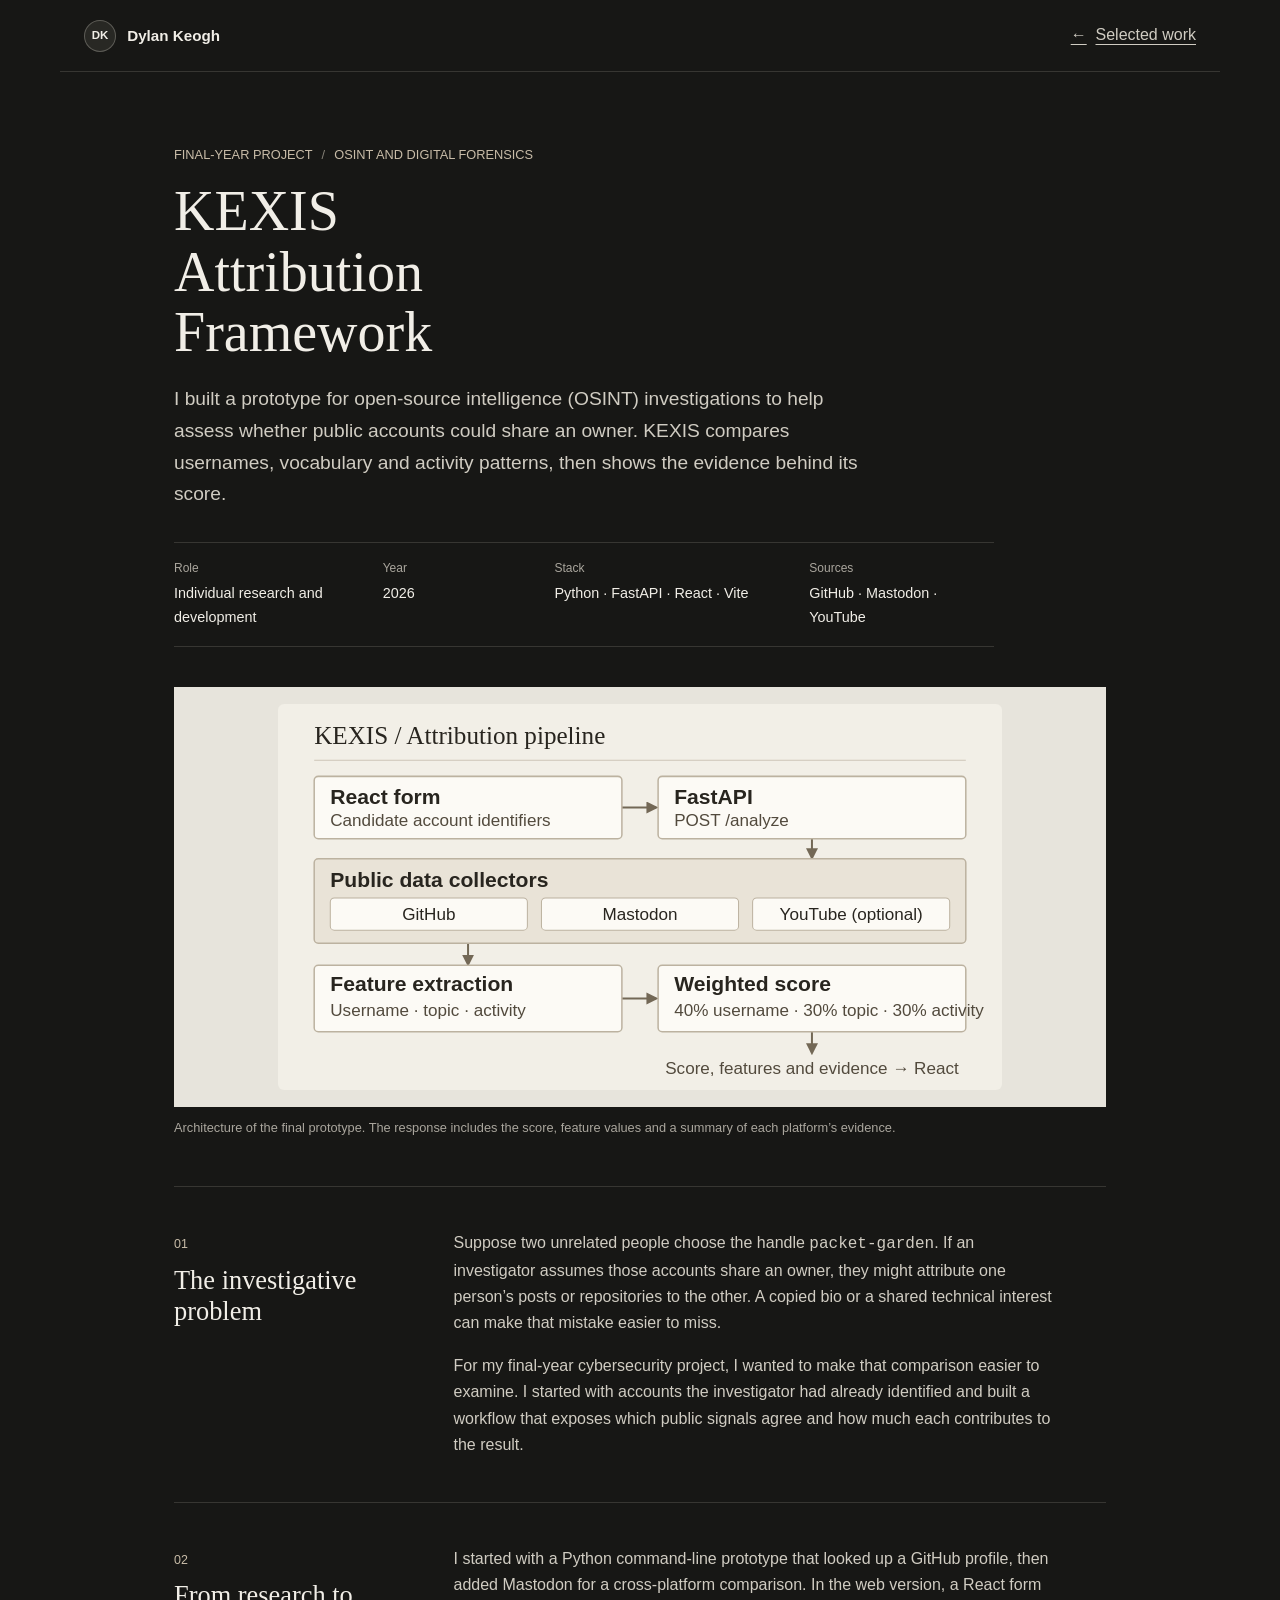
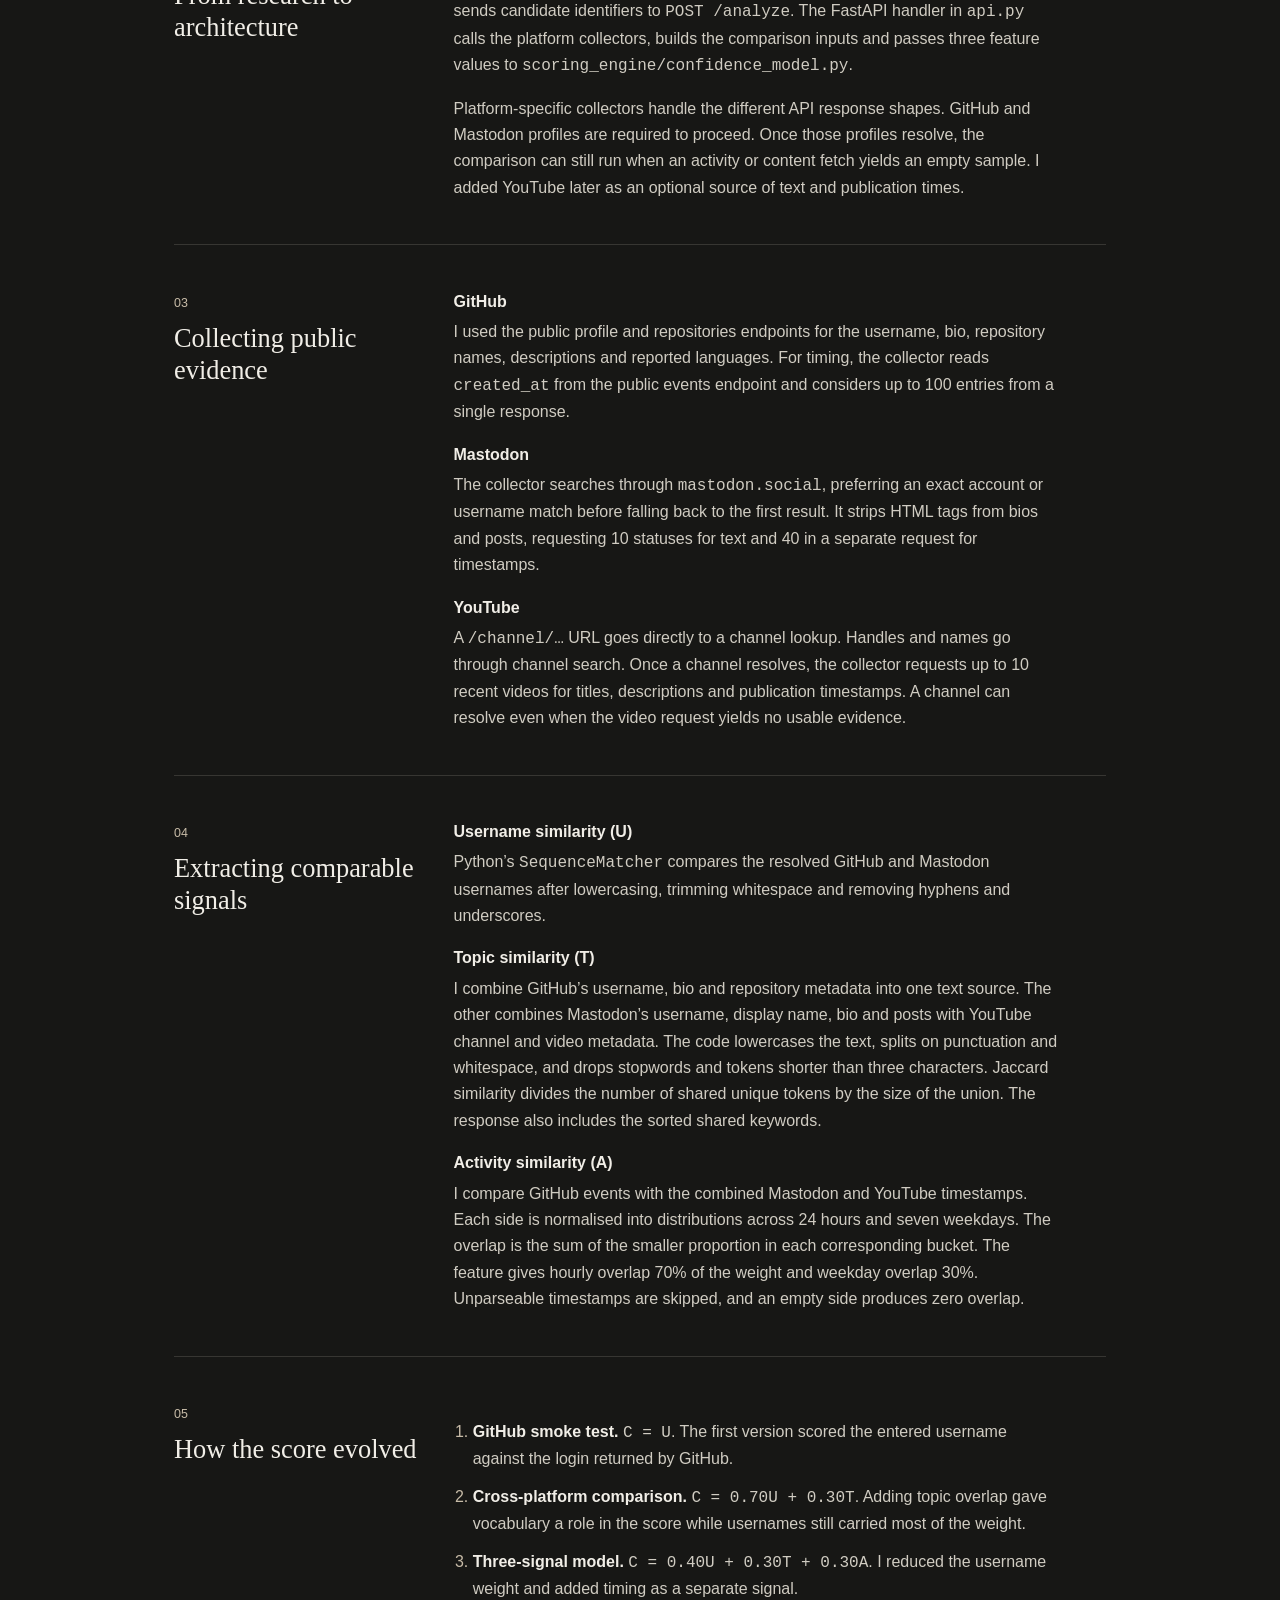
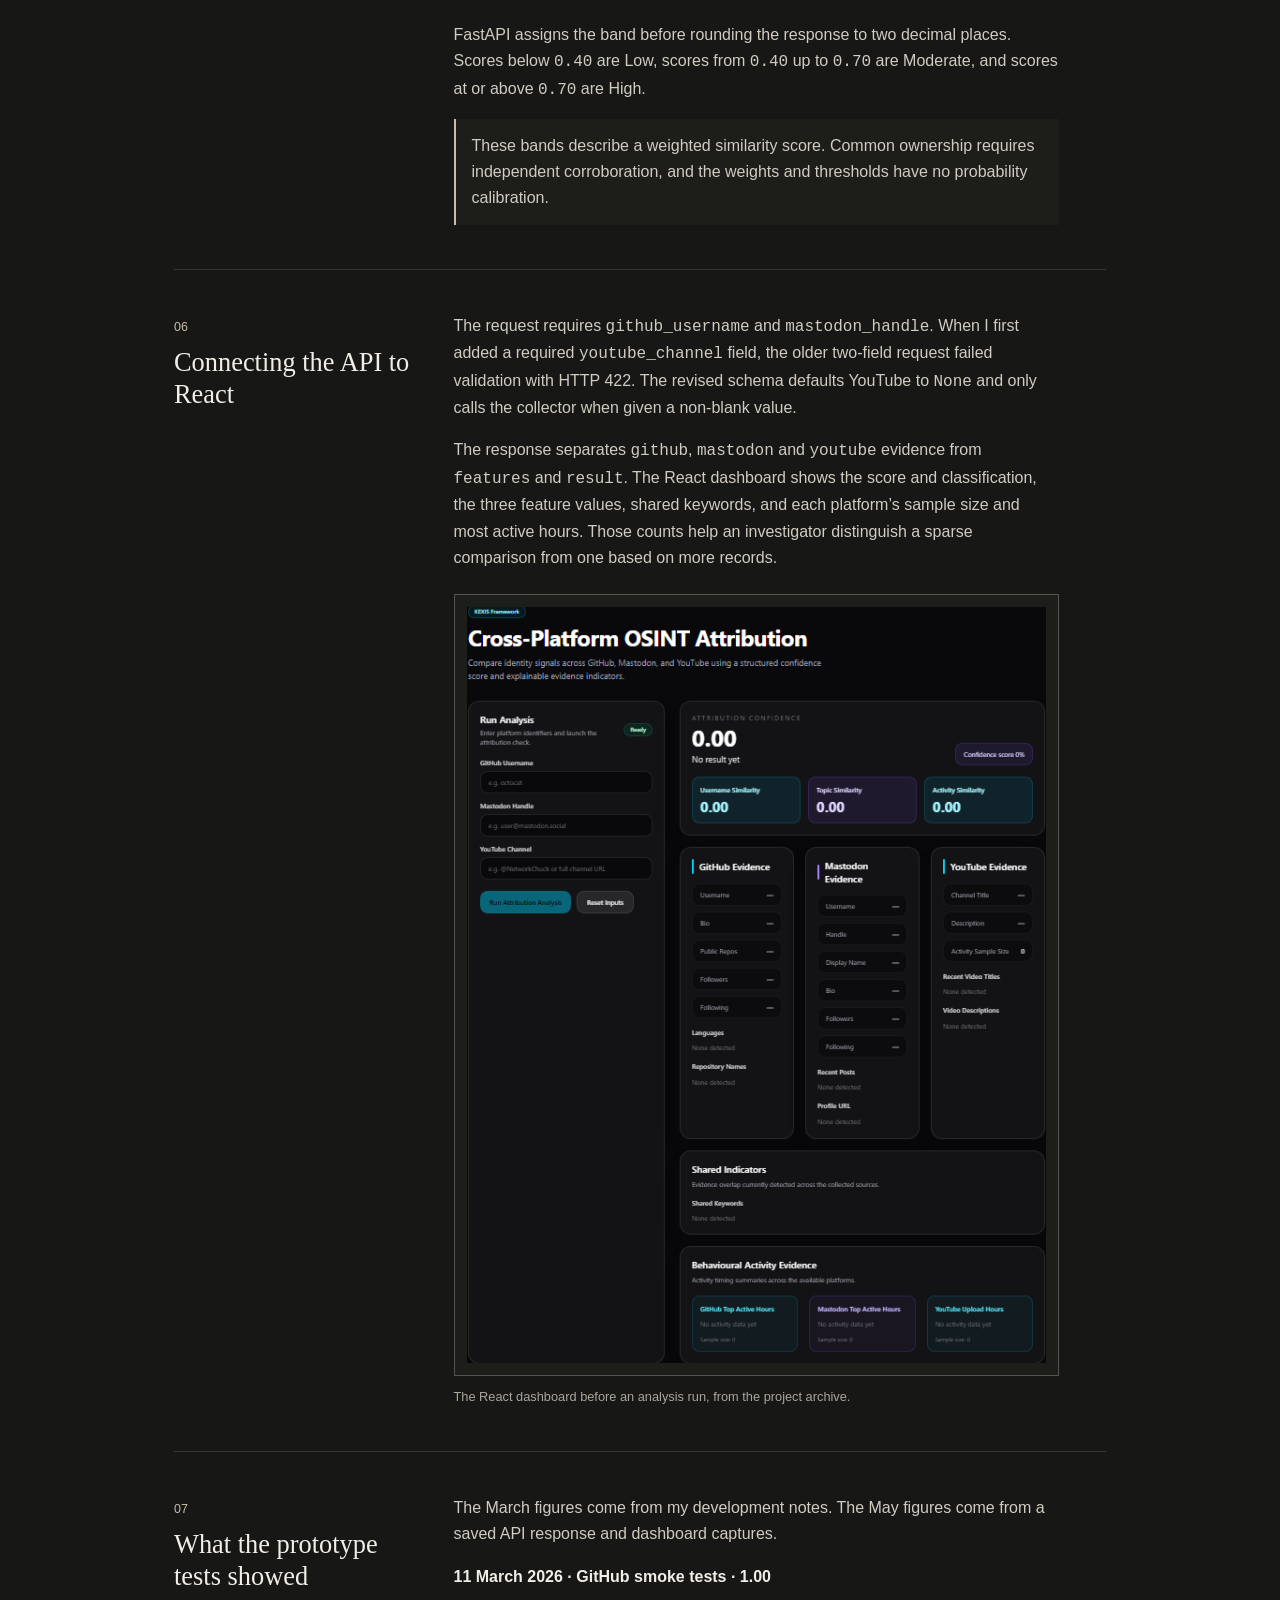
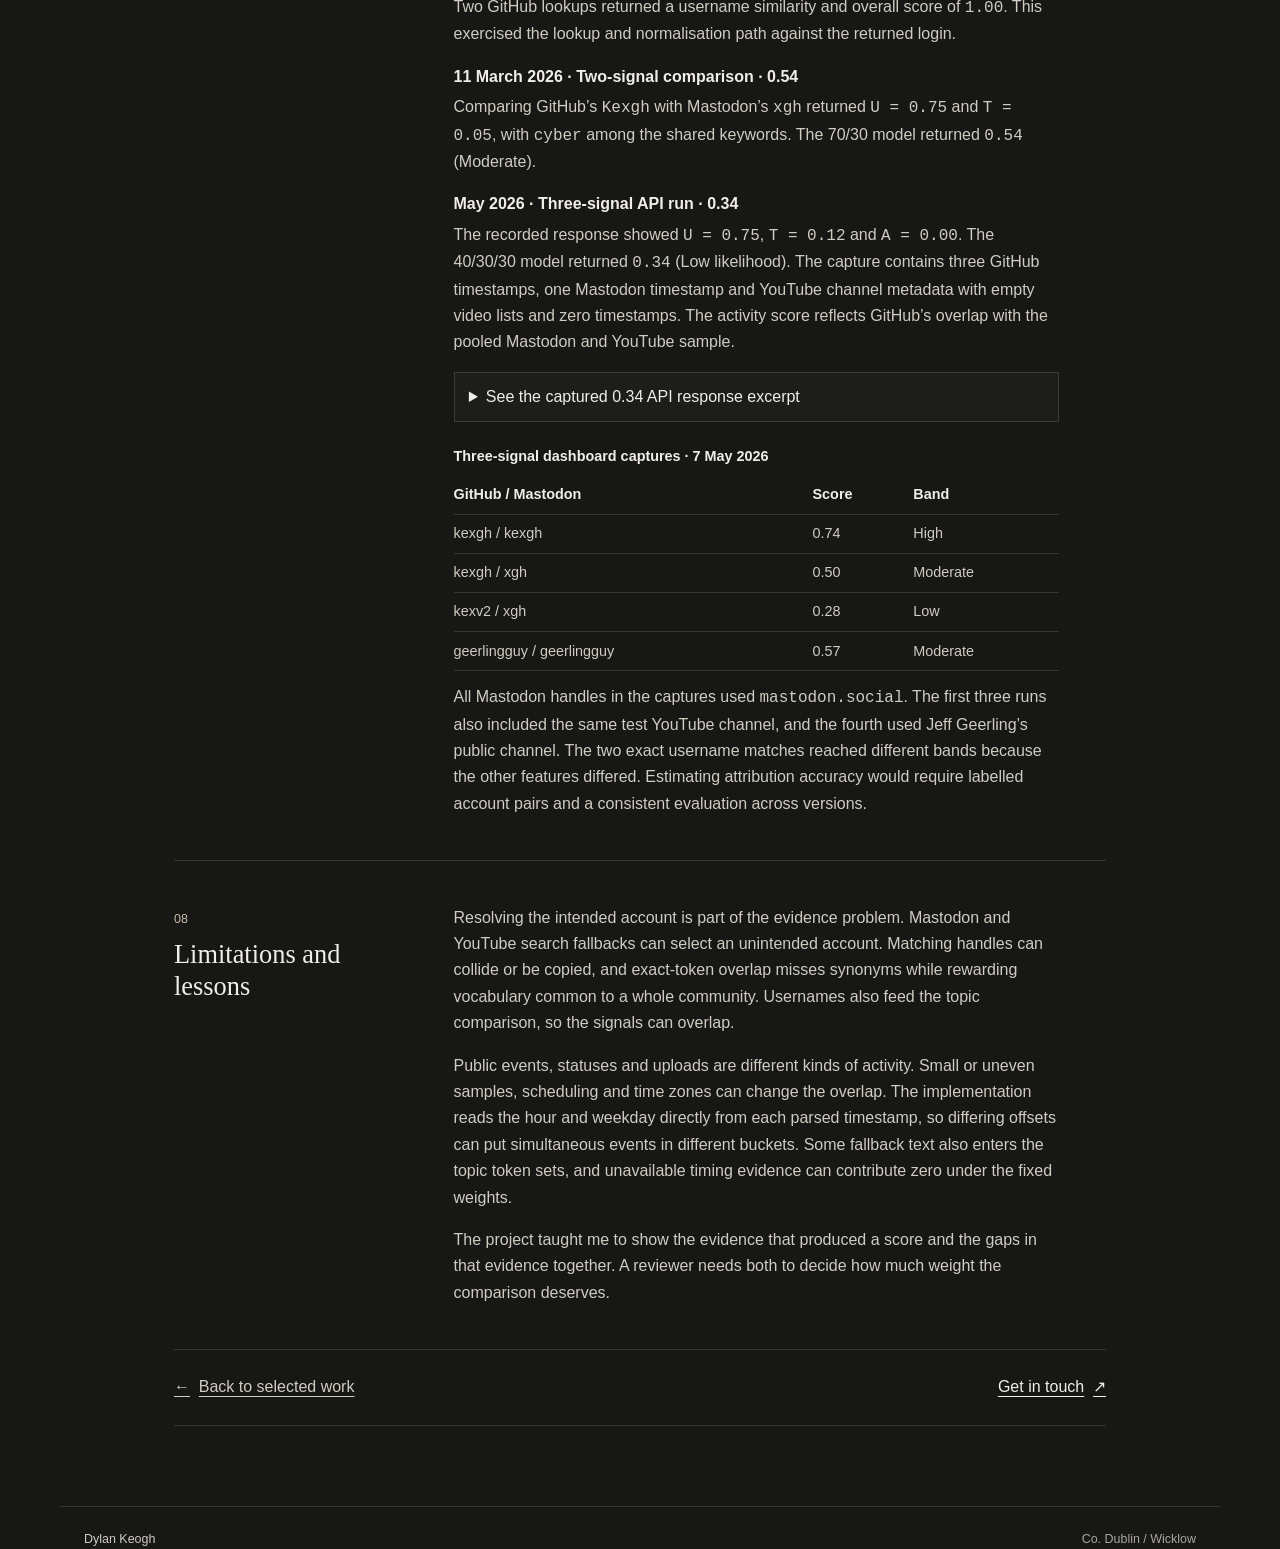
<file: kexis-case-study.html>
<!doctype html>
<html lang="en-IE">
  <head>
    <meta charset="utf-8">
    <meta name="viewport" content="width=device-width, initial-scale=1">
    <meta name="theme-color" content="#171715">
    <title>KEXIS Attribution Framework | Dylan Keogh</title>
    <meta name="description" content="A final-year cybersecurity project comparing public account evidence from GitHub, Mastodon and YouTube through a weighted OSINT similarity score.">
    <meta property="og:title" content="KEXIS Attribution Framework | Dylan Keogh">
    <meta property="og:description" content="How I built an OSINT prototype that shows which public signals contribute to an account attribution assessment.">
    <meta property="og:type" content="article">
    <link rel="icon" href="profile-photo.jpg" type="image/jpeg">
    <link rel="stylesheet" href="styles.css">
    <link rel="stylesheet" href="case-study.css">
  </head>
  <body class="case-study-page kexis-case-study">
    <a class="skip-link" href="#main">Skip to content</a>
    <header class="site-header case-header">
      <a class="wordmark" href="index.html" aria-label="Dylan Keogh, home">
        <span class="wordmark-avatar">DK</span>
        <span>Dylan Keogh</span>
      </a>
      <a class="case-back-link" href="index.html#work"><span aria-hidden="true">&#8592;</span> Selected work</a>
    </header>

    <main class="case-main" id="main">
      <article>
        <header class="case-hero">
          <p class="case-kicker">Final-year project <span aria-hidden="true">/</span> OSINT and digital forensics</p>
          <h1>KEXIS Attribution Framework</h1>
          <p class="case-lede">I built a prototype for open-source intelligence (OSINT) investigations to help assess whether public accounts could share an owner. KEXIS compares usernames, vocabulary and activity patterns, then shows the evidence behind its score.</p>
          <dl class="case-facts" aria-label="Project details">
            <div><dt>Role</dt><dd>Individual research and development</dd></div>
            <div><dt>Year</dt><dd>2026</dd></div>
            <div><dt>Stack</dt><dd>Python · FastAPI · React · Vite</dd></div>
            <div><dt>Sources</dt><dd>GitHub · Mastodon · YouTube</dd></div>
          </dl>
        </header>

        <figure class="case-figure">
          <img src="kexis-architecture.svg" alt="Architecture diagram. A React form sends account identifiers to FastAPI, which collects public data from GitHub, Mastodon and optionally YouTube. Feature extraction and weighted scoring produce a breakdown that returns to React." width="720" height="384">
          <figcaption>Architecture of the final prototype. The response includes the score, feature values and a summary of each platform’s evidence.</figcaption>
        </figure>

        <div class="case-content">
          <section class="case-section" id="problem">
            <div class="case-section-label"><span>01</span><h2>The investigative problem</h2></div>
            <div class="case-section-copy">
              <p>Suppose two unrelated people choose the handle <code>packet-garden</code>. If an investigator assumes those accounts share an owner, they might attribute one person’s posts or repositories to the other. A copied bio or a shared technical interest can make that mistake easier to miss.</p>
              <p>For my final-year cybersecurity project, I wanted to make that comparison easier to examine. I started with accounts the investigator had already identified and built a workflow that exposes which public signals agree and how much each contributes to the result.</p>
            </div>
          </section>

          <section class="case-section" id="architecture">
            <div class="case-section-label"><span>02</span><h2>From research to architecture</h2></div>
            <div class="case-section-copy">
              <p>I started with a Python command-line prototype that looked up a GitHub profile, then added Mastodon for a cross-platform comparison. In the web version, a React form sends candidate identifiers to <code>POST /analyze</code>. The FastAPI handler in <code>api.py</code> calls the platform collectors, builds the comparison inputs and passes three feature values to <code>scoring_engine/confidence_model.py</code>.</p>
              <p>Platform-specific collectors handle the different API response shapes. GitHub and Mastodon profiles are required to proceed. Once those profiles resolve, the comparison can still run when an activity or content fetch yields an empty sample. I added YouTube later as an optional source of text and publication times.</p>
            </div>
          </section>

          <section class="case-section" id="collection">
            <div class="case-section-label"><span>03</span><h2>Collecting public evidence</h2></div>
            <div class="case-section-copy">
              <dl class="kexis-details">
                <div>
                  <dt>GitHub</dt>
                  <dd>I used the public profile and repositories endpoints for the username, bio, repository names, descriptions and reported languages. For timing, the collector reads <code>created_at</code> from the public events endpoint and considers up to 100 entries from a single response.</dd>
                </div>
                <div>
                  <dt>Mastodon</dt>
                  <dd>The collector searches through <code>mastodon.social</code>, preferring an exact account or username match before falling back to the first result. It strips HTML tags from bios and posts, requesting 10 statuses for text and 40 in a separate request for timestamps.</dd>
                </div>
                <div>
                  <dt>YouTube</dt>
                  <dd>A <code>/channel/…</code> URL goes directly to a channel lookup. Handles and names go through channel search. Once a channel resolves, the collector requests up to 10 recent videos for titles, descriptions and publication timestamps. A channel can resolve even when the video request yields no usable evidence.</dd>
                </div>
              </dl>
            </div>
          </section>

          <section class="case-section" id="features">
            <div class="case-section-label"><span>04</span><h2>Extracting comparable signals</h2></div>
            <div class="case-section-copy">
              <dl class="kexis-details">
                <div>
                  <dt>Username similarity (U)</dt>
                  <dd>Python’s <code>SequenceMatcher</code> compares the resolved GitHub and Mastodon usernames after lowercasing, trimming whitespace and removing hyphens and underscores.</dd>
                </div>
                <div>
                  <dt>Topic similarity (T)</dt>
                  <dd>I combine GitHub’s username, bio and repository metadata into one text source. The other combines Mastodon’s username, display name, bio and posts with YouTube channel and video metadata. The code lowercases the text, splits on punctuation and whitespace, and drops stopwords and tokens shorter than three characters. Jaccard similarity divides the number of shared unique tokens by the size of the union. The response also includes the sorted shared keywords.</dd>
                </div>
                <div>
                  <dt>Activity similarity (A)</dt>
                  <dd>I compare GitHub events with the combined Mastodon and YouTube timestamps. Each side is normalised into distributions across 24 hours and seven weekdays. The overlap is the sum of the smaller proportion in each corresponding bucket. The feature gives hourly overlap 70% of the weight and weekday overlap 30%. Unparseable timestamps are skipped, and an empty side produces zero overlap.</dd>
                </div>
              </dl>
            </div>
          </section>

          <section class="case-section" id="scoring">
            <div class="case-section-label"><span>05</span><h2>How the score evolved</h2></div>
            <div class="case-section-copy">
              <ol class="case-list">
                <li><strong>GitHub smoke test.</strong> <code>C = U</code>. The first version scored the entered username against the login returned by GitHub.</li>
                <li><strong>Cross-platform comparison.</strong> <code>C = 0.70U + 0.30T</code>. Adding topic overlap gave vocabulary a role in the score while usernames still carried most of the weight.</li>
                <li><strong>Three-signal model.</strong> <code>C = 0.40U + 0.30T + 0.30A</code>. I reduced the username weight and added timing as a separate signal.</li>
              </ol>
              <p>FastAPI assigns the band before rounding the response to two decimal places. Scores below <code>0.40</code> are Low, scores from <code>0.40</code> up to <code>0.70</code> are Moderate, and scores at or above <code>0.70</code> are High.</p>
              <p class="kexis-note">These bands describe a weighted similarity score. Common ownership requires independent corroboration, and the weights and thresholds have no probability calibration.</p>
            </div>
          </section>

          <section class="case-section" id="interface">
            <div class="case-section-label"><span>06</span><h2>Connecting the API to React</h2></div>
            <div class="case-section-copy">
              <p>The request requires <code>github_username</code> and <code>mastodon_handle</code>. When I first added a required <code>youtube_channel</code> field, the older two-field request failed validation with HTTP 422. The revised schema defaults YouTube to <code>None</code> and only calls the collector when given a non-blank value.</p>
              <p>The response separates <code>github</code>, <code>mastodon</code> and <code>youtube</code> evidence from <code>features</code> and <code>result</code>. The React dashboard shows the score and classification, the three feature values, shared keywords, and each platform’s sample size and most active hours. Those counts help an investigator distinguish a sparse comparison from one based on more records.</p>
              <figure class="case-figure kexis-dashboard">
                <img src="kexis-dashboard.png" alt="Archived KEXIS dashboard before analysis, with fields for GitHub, Mastodon and YouTube alongside score and evidence panels" width="618" height="807" loading="lazy">
                <figcaption>The React dashboard before an analysis run, from the project archive.</figcaption>
              </figure>
            </div>
          </section>

          <section class="case-section" id="testing">
            <div class="case-section-label"><span>07</span><h2>What the prototype tests showed</h2></div>
            <div class="case-section-copy">
              <p>The March figures come from my development notes. The May figures come from a saved API response and dashboard captures.</p>
              <dl class="kexis-details kexis-observations">
                <div>
                  <dt>11 March 2026 · GitHub smoke tests · 1.00</dt>
                  <dd>Two GitHub lookups returned a username similarity and overall score of <code>1.00</code>. This exercised the lookup and normalisation path against the returned login.</dd>
                </div>
                <div>
                  <dt>11 March 2026 · Two-signal comparison · 0.54</dt>
                  <dd>Comparing GitHub’s <code>Kexgh</code> with Mastodon’s <code>xgh</code> returned <code>U = 0.75</code> and <code>T = 0.05</code>, with <code>cyber</code> among the shared keywords. The 70/30 model returned <code>0.54</code> (Moderate).</dd>
                </div>
                <div>
                  <dt>May 2026 · Three-signal API run · 0.34</dt>
                  <dd>The recorded response showed <code>U = 0.75</code>, <code>T = 0.12</code> and <code>A = 0.00</code>. The 40/30/30 model returned <code>0.34</code> (Low likelihood). The capture contains three GitHub timestamps, one Mastodon timestamp and YouTube channel metadata with empty video lists and zero timestamps. The activity score reflects GitHub’s overlap with the pooled Mastodon and YouTube sample.</dd>
                </div>
              </dl>
              <details class="kexis-response">
                <summary>See the captured 0.34 API response excerpt</summary>
                <pre><code>{
  "github": {"activity_sample_size": 3},
  "mastodon": {"activity_sample_size": 1},
  "youtube": {
    "video_titles": [],
    "video_descriptions": [],
    "activity_sample_size": 0
  },
  "features": {
    "username_similarity": 0.75,
    "topic_similarity": 0.12,
    "activity_similarity": 0.0,
    "shared_keywords": [
      "cyber", "digital", "forensics", "security"
    ]
  },
  "result": {
    "confidence_score": 0.34,
    "classification": "Low likelihood"
  }
}</code></pre>
              </details>
              <table class="kexis-results">
                <caption>Three-signal dashboard captures · 7 May 2026</caption>
                <thead>
                  <tr><th scope="col">GitHub / Mastodon</th><th scope="col">Score</th><th scope="col">Band</th></tr>
                </thead>
                <tbody>
                  <tr><td>kexgh / kexgh</td><td>0.74</td><td>High</td></tr>
                  <tr><td>kexgh / xgh</td><td>0.50</td><td>Moderate</td></tr>
                  <tr><td>kexv2 / xgh</td><td>0.28</td><td>Low</td></tr>
                  <tr><td>geerlingguy / geerlingguy</td><td>0.57</td><td>Moderate</td></tr>
                </tbody>
              </table>
              <p>All Mastodon handles in the captures used <code>mastodon.social</code>. The first three runs also included the same test YouTube channel, and the fourth used Jeff Geerling’s public channel. The two exact username matches reached different bands because the other features differed. Estimating attribution accuracy would require labelled account pairs and a consistent evaluation across versions.</p>
            </div>
          </section>

          <section class="case-section" id="limitations">
            <div class="case-section-label"><span>08</span><h2>Limitations and lessons</h2></div>
            <div class="case-section-copy">
              <p>Resolving the intended account is part of the evidence problem. Mastodon and YouTube search fallbacks can select an unintended account. Matching handles can collide or be copied, and exact-token overlap misses synonyms while rewarding vocabulary common to a whole community. Usernames also feed the topic comparison, so the signals can overlap.</p>
              <p>Public events, statuses and uploads are different kinds of activity. Small or uneven samples, scheduling and time zones can change the overlap. The implementation reads the hour and weekday directly from each parsed timestamp, so differing offsets can put simultaneous events in different buckets. Some fallback text also enters the topic token sets, and unavailable timing evidence can contribute zero under the fixed weights.</p>
              <p>The project taught me to show the evidence that produced a score and the gaps in that evidence together. A reviewer needs both to decide how much weight the comparison deserves.</p>
            </div>
          </section>
        </div>

        <footer class="case-end">
          <a class="case-back-link" href="index.html#work"><span aria-hidden="true">&#8592;</span> Back to selected work</a>
          <a class="case-contact-link" href="index.html#contact">Get in touch <span aria-hidden="true">&#8599;</span></a>
        </footer>
      </article>
    </main>

    <footer class="site-footer">
      <span>Dylan Keogh</span>
      <span>Co. Dublin / Wicklow</span>
    </footer>
  </body>
</html>
</file>
<file: styles.css>
:root {
  color-scheme: dark;
  --page: #171715;
  --page-raised: #1d1d1a;
  --surface: #22221f;
  --surface-soft: #282824;
  --ink: #f1eee7;
  --body: #d0ccc2;
  --muted: #aaa69d;
  --subtle: #858177;
  --line: rgba(230, 225, 214, 0.15);
  --line-strong: rgba(230, 225, 214, 0.28);
  --accent: #c8bca8;
  --accent-ink: #1b1a17;
  --content: 1160px;
  --font-body: "Aptos", "Segoe UI", Arial, sans-serif;
  --font-display: Georgia, "Times New Roman", serif;
}

* {
  box-sizing: border-box;
}

html {
  scroll-behavior: smooth;
  scroll-padding-top: 5.5rem;
}

body {
  background: var(--page);
  color: var(--ink);
  font-family: var(--font-body);
  font-size: 1rem;
  line-height: 1.65;
  margin: 0;
  min-width: 320px;
}

a {
  color: inherit;
}

button {
  color: inherit;
  font: inherit;
}

img {
  display: block;
  max-width: 100%;
}

.skip-link {
  background: var(--accent);
  color: var(--accent-ink);
  left: 1rem;
  padding: 0.65rem 0.9rem;
  position: fixed;
  top: 1rem;
  transform: translateY(-160%);
  z-index: 20;
}

.skip-link:focus {
  transform: translateY(0);
}

:focus-visible {
  outline: 2px solid var(--accent);
  outline-offset: 4px;
}

.site-header {
  align-items: center;
  border-bottom: 1px solid var(--line);
  display: flex;
  justify-content: space-between;
  margin: 0 auto;
  max-width: var(--content);
  min-height: 76px;
  padding: 0 1.5rem;
}

.wordmark {
  align-items: center;
  display: inline-flex;
  gap: 0.7rem;
  font-size: 0.95rem;
  font-weight: 700;
  text-decoration: none;
}

.wordmark-avatar {
  align-items: center;
  background: var(--surface-soft);
  border: 1px solid var(--line-strong);
  border-radius: 50%;
  display: inline-flex;
  font-size: 0.72rem;
  height: 2rem;
  justify-content: center;
  width: 2rem;
}

.primary-nav {
  align-items: center;
  display: flex;
  gap: 1.8rem;
}

.primary-nav a {
  color: var(--body);
  font-size: 0.9rem;
  text-decoration: none;
  transition: color 160ms ease;
}

.primary-nav a:hover,
.primary-nav a[aria-current="location"] {
  color: var(--ink);
}

.nav-toggle {
  background: transparent;
  border: 1px solid var(--line-strong);
  border-radius: 6px;
  cursor: pointer;
  display: none;
  height: 2.6rem;
  padding: 0.65rem;
  width: 2.8rem;
}

.nav-toggle span {
  background: var(--ink);
  display: block;
  height: 1px;
  margin: 0.3rem 0;
  width: 100%;
}

.opening,
.section-shell,
.site-footer {
  margin-left: auto;
  margin-right: auto;
  max-width: var(--content);
  padding-left: 1.5rem;
  padding-right: 1.5rem;
}

.opening {
  align-items: center;
  display: grid;
  gap: clamp(2.5rem, 5vw, 5rem);
  grid-template-columns: minmax(300px, 0.8fr) minmax(0, 1.2fr);
  padding-bottom: 6rem;
  padding-top: 4.5rem;
}

.profile-card {
  align-self: center;
  background: var(--surface);
  border: 1px solid var(--line);
  border-radius: 8px;
  overflow: hidden;
}

.profile-banner {
  background-color: #0d0d0c;
  background-position: center;
  background-size: cover;
  height: 156px;
}

.profile-content {
  padding: 0 1.45rem 1.3rem;
}

.identity-row {
  align-items: end;
  display: flex;
  gap: 1rem;
  margin-top: -2.65rem;
  min-height: 5.3rem;
}

.avatar-wrap {
  flex: 0 0 auto;
  height: 5.3rem;
  position: relative;
  width: 5.3rem;
}

.avatar {
  background: var(--surface-soft);
  border: 4px solid var(--surface);
  border-radius: 50%;
  height: 100%;
  object-fit: cover;
  width: 100%;
}

.presence-dot {
  background: #c7bda9;
  border: 3px solid var(--surface);
  border-radius: 50%;
  bottom: 0.16rem;
  height: 1.1rem;
  position: absolute;
  right: 0.05rem;
  width: 1.1rem;
}

.identity-copy {
  min-width: 0;
  padding-bottom: 0.35rem;
}

.identity-copy h2 {
  font-size: 1.45rem;
  line-height: 1.15;
  margin: 0;
  overflow-wrap: anywhere;
}

.handle {
  color: var(--muted);
  font-size: 0.82rem;
  margin: 0.55rem 0 0;
}

.profile-role {
  color: var(--body);
  font-size: 0.95rem;
  line-height: 1.5;
  margin: 0.65rem 0 0.55rem;
}

.profile-status {
  color: var(--muted);
  font-size: 0.83rem;
  margin: 0;
}

.profile-state-row {
  align-items: center;
  display: flex;
  flex-wrap: wrap;
  gap: 0.55rem 0.7rem;
}

.presence-status {
  align-items: center;
  border: 1px solid;
  border-radius: 999px;
  display: inline-flex;
  flex: 0 0 auto;
  font-size: 0.74rem;
  font-weight: 650;
  gap: 0.4rem;
  line-height: 1.4;
  padding: 0.2rem 0.56rem;
}

.presence-status.is-online {
  background: #25392a;
  border-color: #567b5d;
  color: #b9ddbd;
}

.presence-status.is-away {
  background: #3a321e;
  border-color: #806e3e;
  color: #efdc9d;
}

.presence-status-dot {
  background: currentColor;
  border-radius: 50%;
  height: 0.42rem;
  width: 0.42rem;
}

.profile-tags {
  border-bottom: 1px solid var(--line);
  border-top: 1px solid var(--line);
  display: flex;
  flex-wrap: wrap;
  gap: 0.45rem 0.9rem;
  margin-top: 1.1rem;
  padding: 0.8rem 0;
}

.profile-tags span {
  color: var(--body);
  font-size: 0.78rem;
}

.profile-location {
  align-items: center;
  color: var(--muted);
  display: flex;
  font-size: 0.82rem;
  gap: 0.55rem;
  padding-top: 0.9rem;
}

.location-mark {
  border: 1px solid var(--accent);
  border-radius: 50% 50% 50% 0;
  height: 0.62rem;
  transform: rotate(-45deg);
  width: 0.62rem;
}

.opening-copy {
  max-width: 650px;
  padding: 1rem 0;
}

h1,
h2,
h3,
h4,
p {
  margin-top: 0;
}

.opening-copy h1 {
  font-family: var(--font-display);
  font-size: 3.8rem;
  font-weight: 400;
  letter-spacing: 0;
  line-height: 1.08;
  margin: 0 0 1.3rem;
  max-width: 15ch;
}

.opening-summary {
  color: var(--body);
  font-size: 1.06rem;
  line-height: 1.75;
  margin: 0;
  max-width: 54ch;
}

.opening-actions {
  align-items: center;
  display: flex;
  flex-wrap: wrap;
  gap: 1.3rem;
  margin-top: 1.8rem;
}

.text-link {
  color: var(--body);
  font-size: 0.9rem;
  text-decoration-color: var(--subtle);
  text-underline-offset: 0.28rem;
}

.text-link:hover {
  color: var(--ink);
  text-decoration-color: var(--accent);
}

.primary-link {
  background: var(--accent);
  border-radius: 5px;
  color: var(--accent-ink);
  font-weight: 700;
  padding: 0.68rem 1rem;
  text-decoration: none;
}

.primary-link:hover {
  background: #ddd3c4;
  color: var(--accent-ink);
}

.opening-note {
  align-items: center;
  display: flex;
  gap: 0.85rem;
  margin-top: 2.4rem;
  max-width: 35rem;
}

.opening-note p {
  color: var(--muted);
  font-size: 0.9rem;
  margin: 0;
}

.note-rule {
  background: var(--accent);
  flex: 0 0 auto;
  height: 1px;
  width: 2.3rem;
}

.section-shell {
  border-top: 1px solid var(--line);
  padding-bottom: 5.8rem;
  padding-top: 4.7rem;
}

.section-intro {
  align-items: end;
  display: flex;
  gap: 3rem;
  justify-content: space-between;
  margin-bottom: 2.3rem;
}

.section-kicker {
  color: var(--accent);
  font-size: 0.83rem;
  margin: 0 0 0.7rem;
}

.section-intro h2,
.about-heading h2,
.contact-section h2 {
  font-family: var(--font-display);
  font-size: 2.45rem;
  font-weight: 400;
  letter-spacing: 0;
  line-height: 1.18;
  margin: 0;
  max-width: 24ch;
}

.section-deck {
  color: var(--muted);
  font-size: 0.94rem;
  line-height: 1.7;
  margin: 0 0 0.1rem;
  max-width: 35ch;
}

.client-feature {
  background: var(--page-raised);
  border: 1px solid var(--line);
  border-radius: 8px;
  display: grid;
  grid-template-columns: minmax(0, 1fr) minmax(0, 1.05fr);
  overflow: hidden;
}

.client-feature + .client-feature {
  margin-top: 2rem;
}

.client-visual {
  align-items: center;
  background: #e3e0d8;
  display: flex;
  justify-content: center;
  min-height: 440px;
  overflow: hidden;
  position: relative;
}

.client-visual img {
  height: 100%;
  max-height: 540px;
  object-fit: contain;
  padding: 1.1rem;
  width: 100%;
}

.visual-caption {
  background: rgba(23, 23, 21, 0.9);
  bottom: 1rem;
  color: var(--ink);
  font-size: 0.78rem;
  left: 1rem;
  padding: 0.45rem 0.65rem;
  position: absolute;
}

.client-copy {
  align-self: center;
  padding: 2.4rem clamp(1.5rem, 3.5vw, 3rem);
}

.project-meta {
  color: var(--accent);
  font-size: 0.82rem;
  margin: 0 0 0.85rem;
}

.client-copy h3 {
  font-family: var(--font-display);
  font-size: 2.15rem;
  font-weight: 400;
  line-height: 1.2;
  margin: 0 0 1rem;
}

.client-summary {
  color: var(--body);
  font-size: 0.98rem;
  line-height: 1.7;
  margin-bottom: 1.5rem;
}

.client-facts {
  border-bottom: 1px solid var(--line);
  border-top: 1px solid var(--line);
  display: grid;
  grid-template-columns: repeat(3, minmax(0, 1fr));
  margin-bottom: 1.35rem;
  padding: 0.8rem 0;
}

.client-fact strong,
.client-fact span {
  display: block;
}

.client-fact strong {
  color: var(--ink);
  font-family: var(--font-display);
  font-size: 1.35rem;
  font-weight: 400;
}

.client-fact span {
  color: var(--muted);
  font-size: 0.76rem;
}

.client-details p {
  color: var(--body);
  font-size: 0.88rem;
  line-height: 1.65;
  margin-bottom: 0.8rem;
}

.client-details strong {
  color: var(--ink);
  font-weight: 650;
}

.technology-list {
  border-top: 1px solid var(--line);
  display: flex;
  flex-wrap: wrap;
  gap: 0.35rem 1rem;
  list-style: none;
  margin: 1.25rem 0 0;
  padding: 0.9rem 0 0;
}

.technology-list li {
  color: var(--muted);
  font-size: 0.78rem;
}

.case-study-link {
  align-items: center;
  border-bottom: 1px solid var(--line-strong);
  color: var(--ink);
  display: inline-flex;
  gap: 0.6rem;
  margin-top: 1.25rem;
  padding-bottom: 0.2rem;
  text-decoration: none;
}

.case-study-link span {
  color: var(--accent);
}

.case-study-link:hover {
  border-color: var(--accent);
}

.project-toolbar {
  align-items: center;
  border-bottom: 1px solid var(--line);
  display: flex;
  flex-wrap: wrap;
  gap: 1.2rem;
  justify-content: space-between;
  margin-top: 3.8rem;
  padding-bottom: 1rem;
}

.project-toolbar h3,
.additional-heading h3,
.skills-panel h3 {
  font-family: var(--font-display);
  font-size: 1.45rem;
  font-weight: 400;
  margin: 0;
}

.work-filters {
  align-items: center;
  display: flex;
  flex-wrap: wrap;
  gap: 0.35rem;
}

.work-filters button {
  background: transparent;
  border: 1px solid transparent;
  border-radius: 5px;
  color: var(--muted);
  cursor: pointer;
  font-size: 0.8rem;
  padding: 0.42rem 0.68rem;
}

.work-filters button:hover,
.work-filters button[aria-selected="true"] {
  background: var(--surface-soft);
  border-color: var(--line-strong);
  color: var(--ink);
}

.project-list {
  display: grid;
  grid-template-columns: repeat(2, minmax(0, 1fr));
  column-gap: 2.2rem;
}

.project-item {
  border-bottom: 1px solid var(--line);
  min-width: 0;
  padding: 1.35rem 0 1.45rem;
}

.project-item[hidden] {
  display: none;
}

.project-item details {
  height: 100%;
}

.project-item summary {
  cursor: pointer;
  list-style: none;
}

.project-item summary::-webkit-details-marker {
  display: none;
}

.project-item summary::after {
  border-bottom: 1px solid var(--accent);
  border-right: 1px solid var(--accent);
  content: "";
  float: right;
  height: 0.45rem;
  margin: 0.38rem 0.35rem 0 0.8rem;
  transform: rotate(45deg);
  transition: transform 160ms ease;
  width: 0.45rem;
}

.project-item details[open] summary::after {
  transform: rotate(225deg);
}

.project-category {
  color: var(--muted);
  display: block;
  font-size: 0.76rem;
  margin-bottom: 0.3rem;
}

.project-item h4 {
  font-size: 1.08rem;
  font-weight: 650;
  line-height: 1.4;
  margin: 0;
  padding-right: 1.4rem;
}

.project-summary {
  color: var(--body);
  font-size: 0.88rem;
  line-height: 1.65;
  margin: 0.6rem 0 0;
  max-width: 60ch;
}

.project-expanded {
  color: var(--body);
  font-size: 0.85rem;
  line-height: 1.7;
  padding: 0.9rem 0.3rem 0;
}

.project-expanded p {
  margin-bottom: 0.7rem;
}

.project-expanded strong {
  color: var(--ink);
}

.project-tags {
  color: var(--muted);
  font-size: 0.76rem;
  line-height: 1.7;
  margin: 0.8rem 0 0;
}

.additional-work {
  border-top: 1px solid var(--line-strong);
  display: grid;
  gap: 2rem;
  grid-template-columns: 0.7fr 1.3fr;
  margin-top: 4rem;
  padding-top: 1.6rem;
}

.additional-heading h3 {
  line-height: 1.35;
  max-width: 16ch;
}

.additional-heading p {
  color: var(--muted);
  font-size: 0.85rem;
  margin: 0.7rem 0 0;
  max-width: 32ch;
}

.additional-list {
  display: grid;
  gap: 0 1.5rem;
  grid-template-columns: repeat(2, minmax(0, 1fr));
}

.additional-item {
  border-bottom: 1px solid var(--line);
  padding: 0.85rem 0 1rem;
}

.additional-item summary {
  cursor: pointer;
  font-size: 0.94rem;
  font-weight: 650;
}

.additional-item p {
  color: var(--body);
  font-size: 0.82rem;
  line-height: 1.65;
  margin: 0.55rem 0 0;
}

.additional-item .project-tags {
  color: var(--muted);
}

.experience-entry {
  border-left: 1px solid var(--line-strong);
  margin-left: 0.4rem;
  padding: 0.15rem 0 0.15rem 2rem;
}

.experience-role + .experience-role {
  border-top: 1px solid var(--line);
  margin-top: 1.5rem;
  padding-top: 1.5rem;
}

.experience-heading {
  align-items: baseline;
  display: flex;
  flex-wrap: wrap;
  gap: 0.5rem 1.2rem;
  justify-content: space-between;
}

.experience-heading h3 {
  font-family: var(--font-display);
  font-size: 1.8rem;
  font-weight: 400;
  line-height: 1.25;
  margin: 0;
}

.experience-date {
  color: var(--accent);
  font-size: 0.85rem;
}

.experience-company {
  color: var(--muted);
  font-size: 0.9rem;
  margin: 0.35rem 0 1.2rem;
}

.experience-entry ul {
  color: var(--body);
  display: grid;
  gap: 0.65rem;
  line-height: 1.7;
  margin: 0;
  max-width: 84ch;
  padding-left: 1.1rem;
}

.experience-entry li::marker {
  color: var(--accent);
}

.about-section {
  display: grid;
  gap: 4rem;
  grid-template-columns: 0.8fr 1.2fr;
}

.about-heading h2 {
  font-size: 2.65rem;
}

.about-copy p {
  color: var(--body);
  font-size: 0.98rem;
  line-height: 1.8;
  margin: 0 0 1rem;
  max-width: 68ch;
}

.education-layout {
  display: grid;
  gap: 4rem;
  grid-template-columns: minmax(0, 1.2fr) minmax(260px, 0.8fr);
}

.education-item {
  border-bottom: 1px solid var(--line);
  display: grid;
  gap: 0.5rem 1.2rem;
  grid-template-columns: minmax(0, 1fr) auto;
  padding: 1.15rem 0;
}

.education-item:first-child {
  border-top: 1px solid var(--line);
}

.education-item h3 {
  font-size: 1rem;
  grid-column: 1;
  line-height: 1.4;
  margin: 0;
}

.education-award {
  color: var(--body);
  font-size: 0.86rem;
  grid-column: 1;
  margin: 0;
}

.education-date {
  color: var(--muted);
  font-size: 0.8rem;
  grid-column: 2;
  grid-row: 1 / span 2;
  white-space: nowrap;
}

.education-result {
  color: var(--accent);
  font-size: 0.82rem;
  grid-column: 1 / -1;
  margin: 0.25rem 0 0;
}

.education-areas {
  color: var(--muted);
  font-size: 0.78rem;
  grid-column: 1 / -1;
  line-height: 1.6;
  margin: 0.2rem 0 0;
}

.skills-panel {
  border-left: 1px solid var(--line);
  padding-left: 1.7rem;
}

.skills-panel h3 {
  margin-bottom: 1rem;
}

.skill-group {
  border-bottom: 1px solid var(--line);
  padding: 0.7rem 0;
}

.skill-group h4,
.achievement-block h4 {
  color: var(--ink);
  font-size: 0.85rem;
  font-weight: 650;
  margin: 0 0 0.35rem;
}

.skill-group p {
  color: var(--muted);
  font-size: 0.8rem;
  line-height: 1.65;
  margin: 0;
}

.achievement-block {
  padding-top: 1.2rem;
}

.achievement-block ul {
  color: var(--body);
  font-size: 0.8rem;
  line-height: 1.65;
  margin: 0;
  padding-left: 1rem;
}

.achievement-block li + li {
  margin-top: 0.4rem;
}

.contact-section {
  align-items: start;
  display: grid;
  gap: 3rem;
  grid-template-columns: 1.1fr 0.9fr;
  padding-bottom: 5rem;
}

.contact-section h2 {
  max-width: 17ch;
}

.contact-content > p {
  color: var(--body);
  line-height: 1.75;
  margin: 0 0 1.3rem;
  max-width: 48ch;
}

.contact-links {
  display: flex;
  flex-wrap: wrap;
  gap: 0.7rem 1.4rem;
}

.contact-links a {
  color: var(--ink);
  font-size: 0.9rem;
  text-decoration-color: var(--subtle);
  text-underline-offset: 0.26rem;
}

.contact-links a:hover {
  text-decoration-color: var(--accent);
}

.site-footer {
  align-items: center;
  border-top: 1px solid var(--line);
  color: var(--muted);
  display: flex;
  font-size: 0.78rem;
  justify-content: space-between;
  padding-bottom: 1.4rem;
  padding-top: 1.4rem;
}

.site-footer span:first-child {
  color: var(--body);
}

@media (max-width: 900px) {
  .opening {
    align-items: start;
    gap: 2.5rem;
    grid-template-columns: minmax(260px, 0.9fr) minmax(0, 1.1fr);
    padding-top: 3.4rem;
  }

  .opening-copy h1 {
    font-size: 3.15rem;
  }

  .client-feature {
    grid-template-columns: minmax(0, 0.9fr) minmax(0, 1.1fr);
  }

  .client-visual {
    min-height: 400px;
  }

  .section-intro {
    align-items: start;
    flex-direction: column;
    gap: 1rem;
  }

  .section-deck {
    max-width: 52ch;
  }
}

@media (max-width: 700px) {
  .site-header {
    min-height: 68px;
    padding-left: 1.1rem;
    padding-right: 1.1rem;
  }

  .nav-toggle {
    display: block;
  }

  .primary-nav {
    background: var(--page-raised);
    border: 1px solid var(--line-strong);
    border-radius: 6px;
    display: none;
    gap: 0;
    padding: 0.35rem 0.75rem;
    position: absolute;
    right: 1rem;
    top: 4.35rem;
    z-index: 5;
  }

  .primary-nav.is-open {
    display: grid;
  }

  .primary-nav a {
    padding: 0.7rem 0.4rem;
  }

  .opening,
  .section-shell,
  .site-footer {
    padding-left: 1.1rem;
    padding-right: 1.1rem;
  }

  .opening {
    gap: 2.3rem;
    grid-template-columns: 1fr;
    padding-bottom: 3.7rem;
    padding-top: 2.2rem;
  }

  .profile-card {
    max-width: 510px;
    width: 100%;
  }

  .profile-banner {
    height: 135px;
  }

  .opening-copy {
    padding: 0;
  }

  .opening-copy h1 {
    font-size: 2.8rem;
    max-width: 14ch;
  }

  .opening-summary {
    font-size: 1rem;
  }

  .section-shell {
    padding-bottom: 4rem;
    padding-top: 3.5rem;
  }

  .section-intro h2,
  .about-heading h2,
  .contact-section h2 {
    font-size: 2.05rem;
  }

  .client-feature {
    grid-template-columns: 1fr;
  }

  .client-visual {
    min-height: 260px;
  }

  .client-visual img {
    max-height: 330px;
  }

  .client-copy {
    padding: 1.6rem 1.2rem 1.5rem;
  }

  .client-copy h3 {
    font-size: 1.8rem;
  }

  .project-toolbar {
    align-items: start;
    flex-direction: column;
    margin-top: 2.8rem;
  }

  .work-filters {
    gap: 0.25rem;
  }

  .work-filters button {
    font-size: 0.77rem;
    padding-left: 0.55rem;
    padding-right: 0.55rem;
  }

  .project-list {
    grid-template-columns: 1fr;
  }

  .additional-work {
    gap: 0.8rem;
    grid-template-columns: 1fr;
    margin-top: 3rem;
  }

  .additional-heading h3 {
    max-width: none;
  }

  .additional-list {
    grid-template-columns: 1fr;
  }

  .experience-entry {
    padding-left: 1.2rem;
  }

  .experience-heading h3 {
    font-size: 1.55rem;
  }

  .about-section,
  .education-layout,
  .contact-section {
    gap: 2rem;
    grid-template-columns: 1fr;
  }

  .skills-panel {
    border-left: 0;
    border-top: 1px solid var(--line);
    padding: 1.4rem 0 0;
  }
}

@media (max-width: 420px) {
  .opening-copy h1 {
    font-size: 2.45rem;
  }

  .identity-copy h2 {
    font-size: 1.25rem;
  }

  .profile-content {
    padding-left: 1rem;
    padding-right: 1rem;
  }

  .client-facts {
    gap: 0.45rem;
  }

  .client-fact strong {
    font-size: 1.15rem;
  }

  .education-item {
    column-gap: 0.6rem;
  }

  .education-date {
    font-size: 0.73rem;
  }

  .site-footer {
    align-items: start;
    flex-direction: column;
    gap: 0.25rem;
  }
}

@media (prefers-reduced-motion: reduce) {
  html {
    scroll-behavior: auto;
  }

  *,
  *::before,
  *::after {
    transition-duration: 0.01ms !important;
  }
}
</file>
<file: case-study.css>
.case-header {
  min-height: 72px;
}

.case-back-link,
.case-contact-link {
  align-items: center;
  color: var(--body);
  display: inline-flex;
  gap: 0.55rem;
  text-decoration-thickness: 1px;
  text-underline-offset: 0.22rem;
}

.case-back-link:hover,
.case-contact-link:hover {
  color: var(--ink);
}

.case-main {
  margin: 0 auto;
  max-width: 980px;
  padding: 4.5rem 1.5rem 5rem;
}

.case-hero {
  max-width: 820px;
}

.case-kicker {
  color: var(--accent);
  font-size: 0.8rem;
  margin: 0 0 1rem;
  text-transform: uppercase;
}

.case-kicker span {
  color: var(--subtle);
  padding: 0 0.35rem;
}

.case-hero h1 {
  font-family: var(--font-display);
  font-size: 3.5rem;
  font-weight: 400;
  line-height: 1.08;
  margin: 0;
  max-width: 15ch;
}

.case-lede {
  color: var(--body);
  font-size: 1.2rem;
  line-height: 1.65;
  margin: 1.3rem 0 2rem;
  max-width: 66ch;
}

.case-facts {
  border-bottom: 1px solid var(--line);
  border-top: 1px solid var(--line);
  display: grid;
  gap: 1rem 1.5rem;
  grid-template-columns: 1fr 0.8fr 1.25fr 1fr;
  margin: 0;
  padding: 1rem 0;
}

.case-facts div {
  min-width: 0;
}

.case-facts dt {
  color: var(--muted);
  font-size: 0.75rem;
  margin-bottom: 0.2rem;
}

.case-facts dd {
  color: var(--ink);
  font-size: 0.9rem;
  margin: 0;
}

.case-figure {
  margin: 2.5rem 0 0;
}

.case-figure img {
  background: #e7e4dc;
  border: 1px solid var(--line-strong);
  height: auto;
  max-height: 420px;
  object-fit: contain;
  padding: 1rem;
  width: 100%;
}

.case-figure figcaption {
  color: var(--muted);
  font-size: 0.8rem;
  margin-top: 0.65rem;
}

.case-content {
  border-top: 1px solid var(--line);
  margin-top: 3rem;
}

.case-section {
  border-bottom: 1px solid var(--line);
  display: grid;
  gap: 2rem;
  grid-template-columns: minmax(150px, 0.55fr) minmax(0, 1.45fr);
  padding: 2.7rem 0;
  scroll-margin-top: 2rem;
}

.case-section-label span {
  color: var(--accent);
  font-size: 0.78rem;
}

.case-section-label h2 {
  font-family: var(--font-display);
  font-size: 1.65rem;
  font-weight: 400;
  line-height: 1.2;
  margin: 0.5rem 0 0;
}

.case-section-copy {
  color: var(--body);
  max-width: 68ch;
}

.case-section-copy p {
  margin: 0 0 1rem;
}

.case-section-copy p:last-child {
  margin-bottom: 0;
}

.case-list {
  display: grid;
  gap: 0.7rem;
  margin: 1.2rem 0;
  padding-left: 1.2rem;
}

.case-list li::marker {
  color: var(--accent);
}

.case-list strong {
  color: var(--ink);
}

.case-end {
  align-items: center;
  border-bottom: 1px solid var(--line);
  display: flex;
  flex-wrap: wrap;
  gap: 1rem 2rem;
  justify-content: space-between;
  padding: 1.5rem 0;
}

.case-contact-link {
  color: var(--ink);
}

.kexis-case-study code {
  overflow-wrap: anywhere;
}

.kexis-details {
  display: grid;
  gap: 1rem;
  margin: 0;
}

.kexis-details dt {
  color: var(--ink);
  font-weight: 600;
}

.kexis-details dd {
  margin: 0.25rem 0 0;
}

.kexis-note {
  background: var(--page-raised);
  border-left: 2px solid var(--accent);
  padding: 0.85rem 1rem;
}

.kexis-dashboard {
  margin: 1.4rem 0 0;
}

.kexis-case-study .kexis-dashboard img {
  background: var(--page-raised);
  max-height: none;
  padding: 0.75rem;
}

.kexis-response {
  background: var(--page-raised);
  border: 1px solid var(--line);
  margin: 1rem 0 1.4rem;
  padding: 0.7rem 0.9rem;
}

.kexis-response summary {
  color: var(--ink);
  cursor: pointer;
}

.kexis-response pre {
  font-size: 0.85rem;
  margin: 0.65rem 0 0;
  white-space: pre-wrap;
}

.kexis-results {
  border-collapse: collapse;
  font-size: 0.9rem;
  margin: 1.3rem 0 0.8rem;
  width: 100%;
}

.kexis-results caption {
  color: var(--ink);
  font-weight: 600;
  padding-bottom: 0.45rem;
  text-align: left;
}

.kexis-results th,
.kexis-results td {
  border-bottom: 1px solid var(--line);
  overflow-wrap: anywhere;
  padding: 0.45rem 0.45rem 0.45rem 0;
  text-align: left;
  vertical-align: top;
}

.kexis-results th {
  color: var(--ink);
}

@media (max-width: 760px) {
  .case-main {
    padding-top: 3.2rem;
  }

  .case-hero h1 {
    font-size: 2.7rem;
  }

  .case-facts {
    grid-template-columns: repeat(2, minmax(0, 1fr));
  }

  .case-section {
    gap: 1.1rem;
    grid-template-columns: 1fr;
    padding: 2rem 0;
  }

  .case-section-label {
    align-items: baseline;
    display: flex;
    gap: 0.7rem;
  }

  .case-section-label h2 {
    margin: 0;
  }
}

@media (max-width: 480px) {
  .case-header {
    min-height: 64px;
    padding-left: 1rem;
    padding-right: 1rem;
  }

  .case-back-link {
    font-size: 0.84rem;
  }

  .case-main {
    padding: 2.5rem 1rem 3.5rem;
  }

  .case-hero h1 {
    font-size: 2.3rem;
  }

  .case-lede {
    font-size: 1.05rem;
  }

  .case-facts {
    gap: 0.85rem 1rem;
  }

  .case-figure img {
    max-height: 280px;
    padding: 0.6rem;
  }
}
</file>
